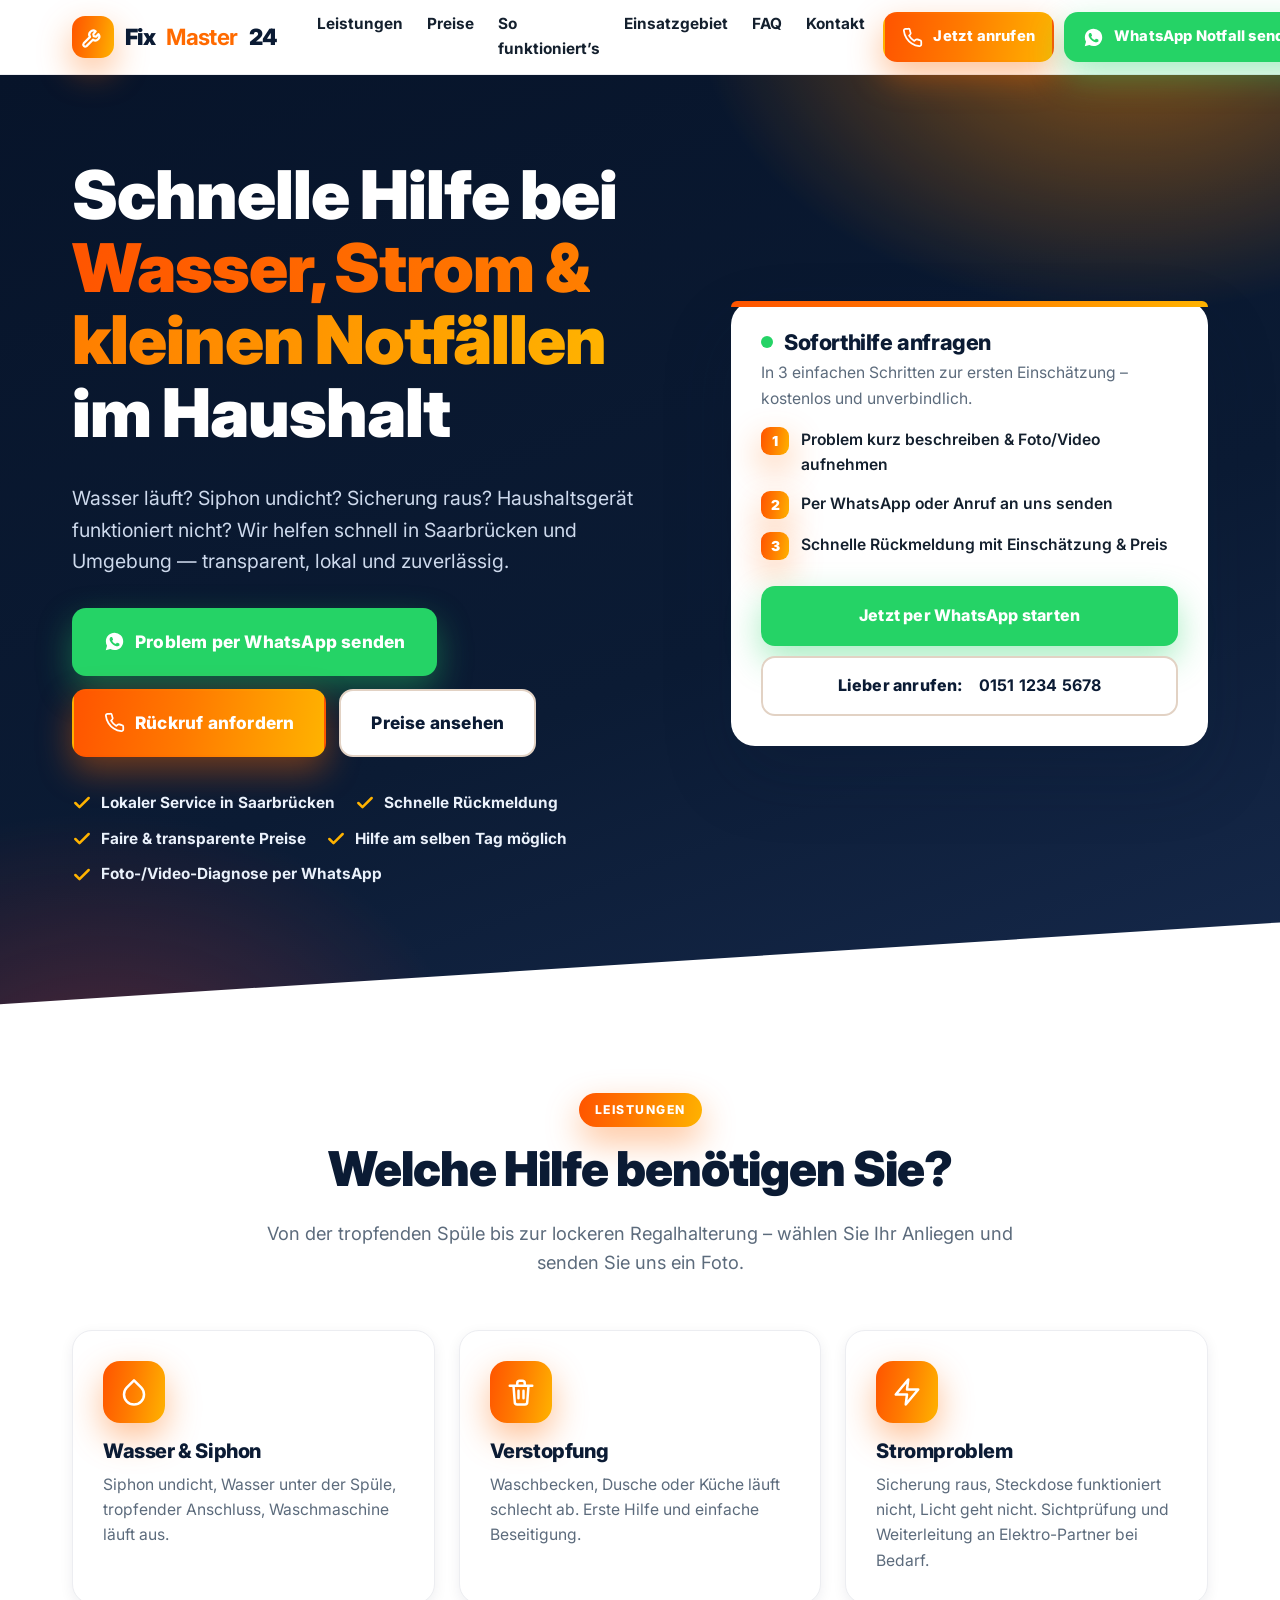
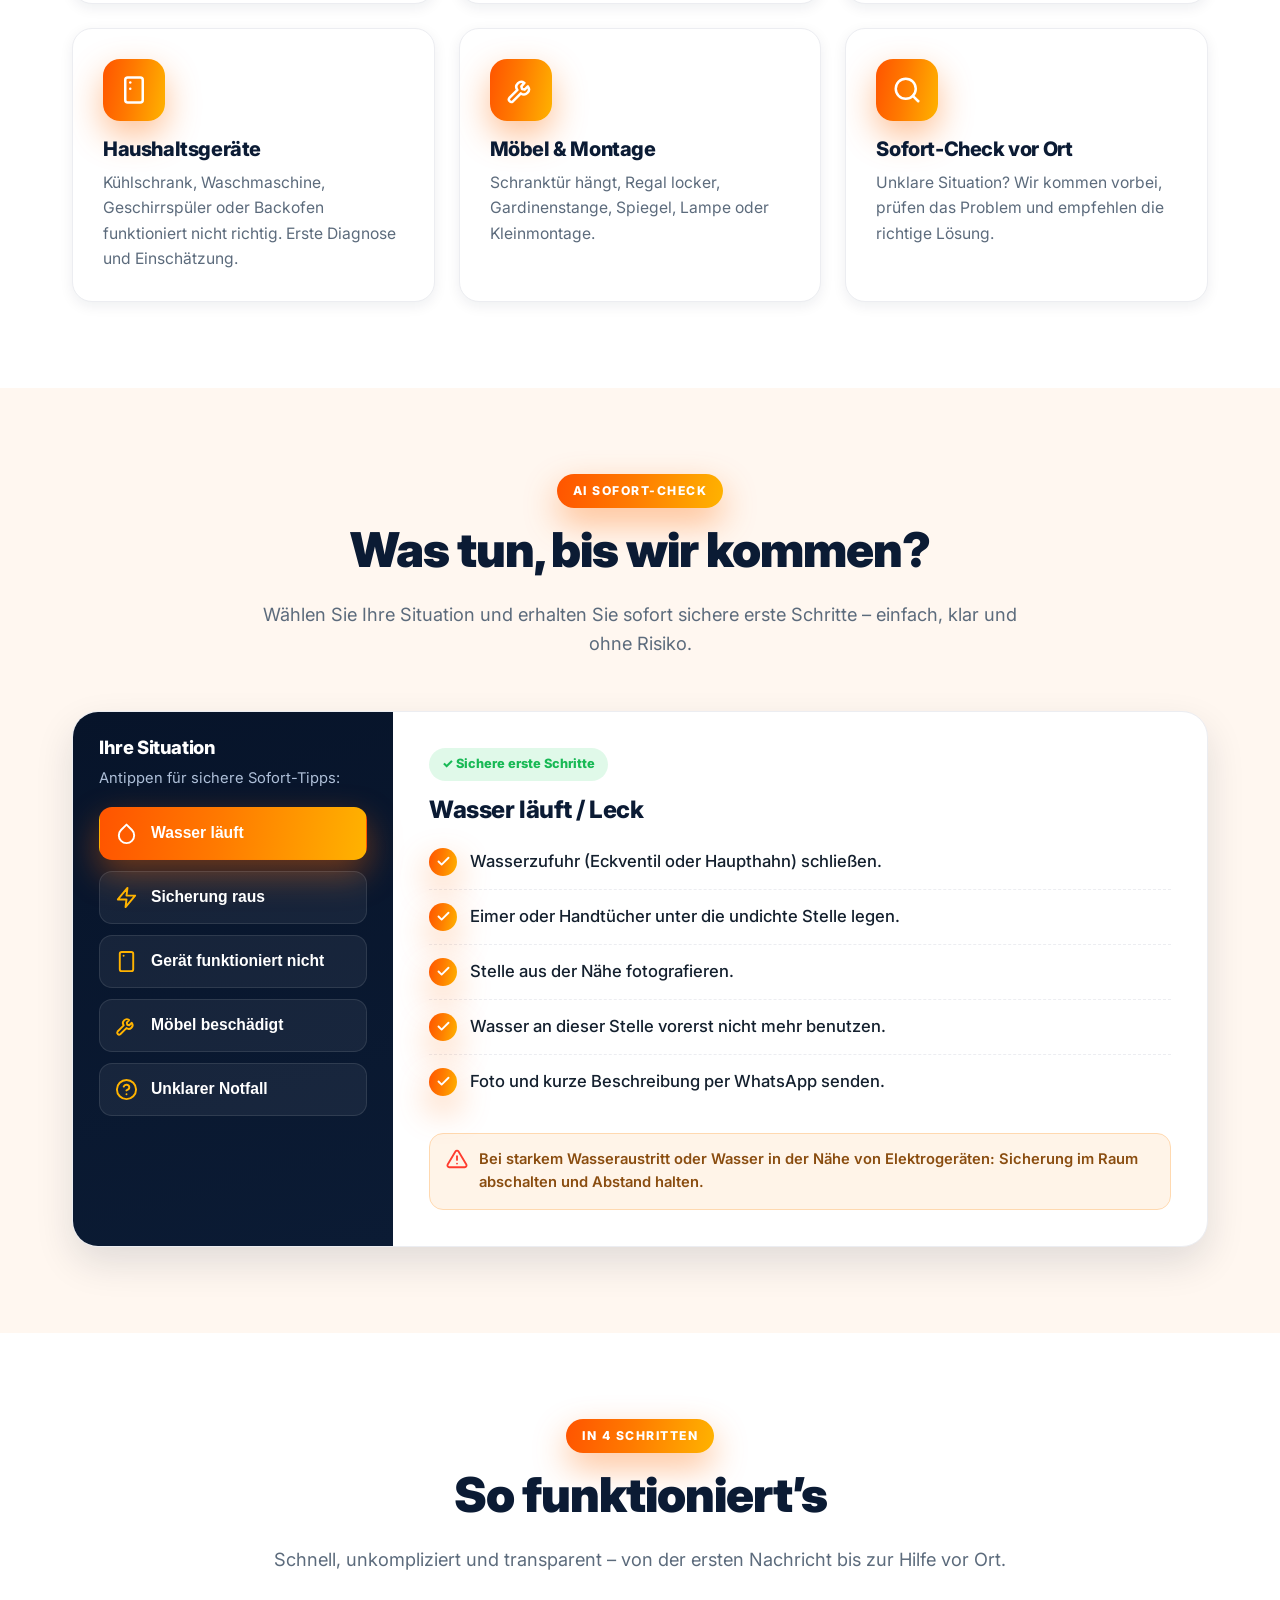
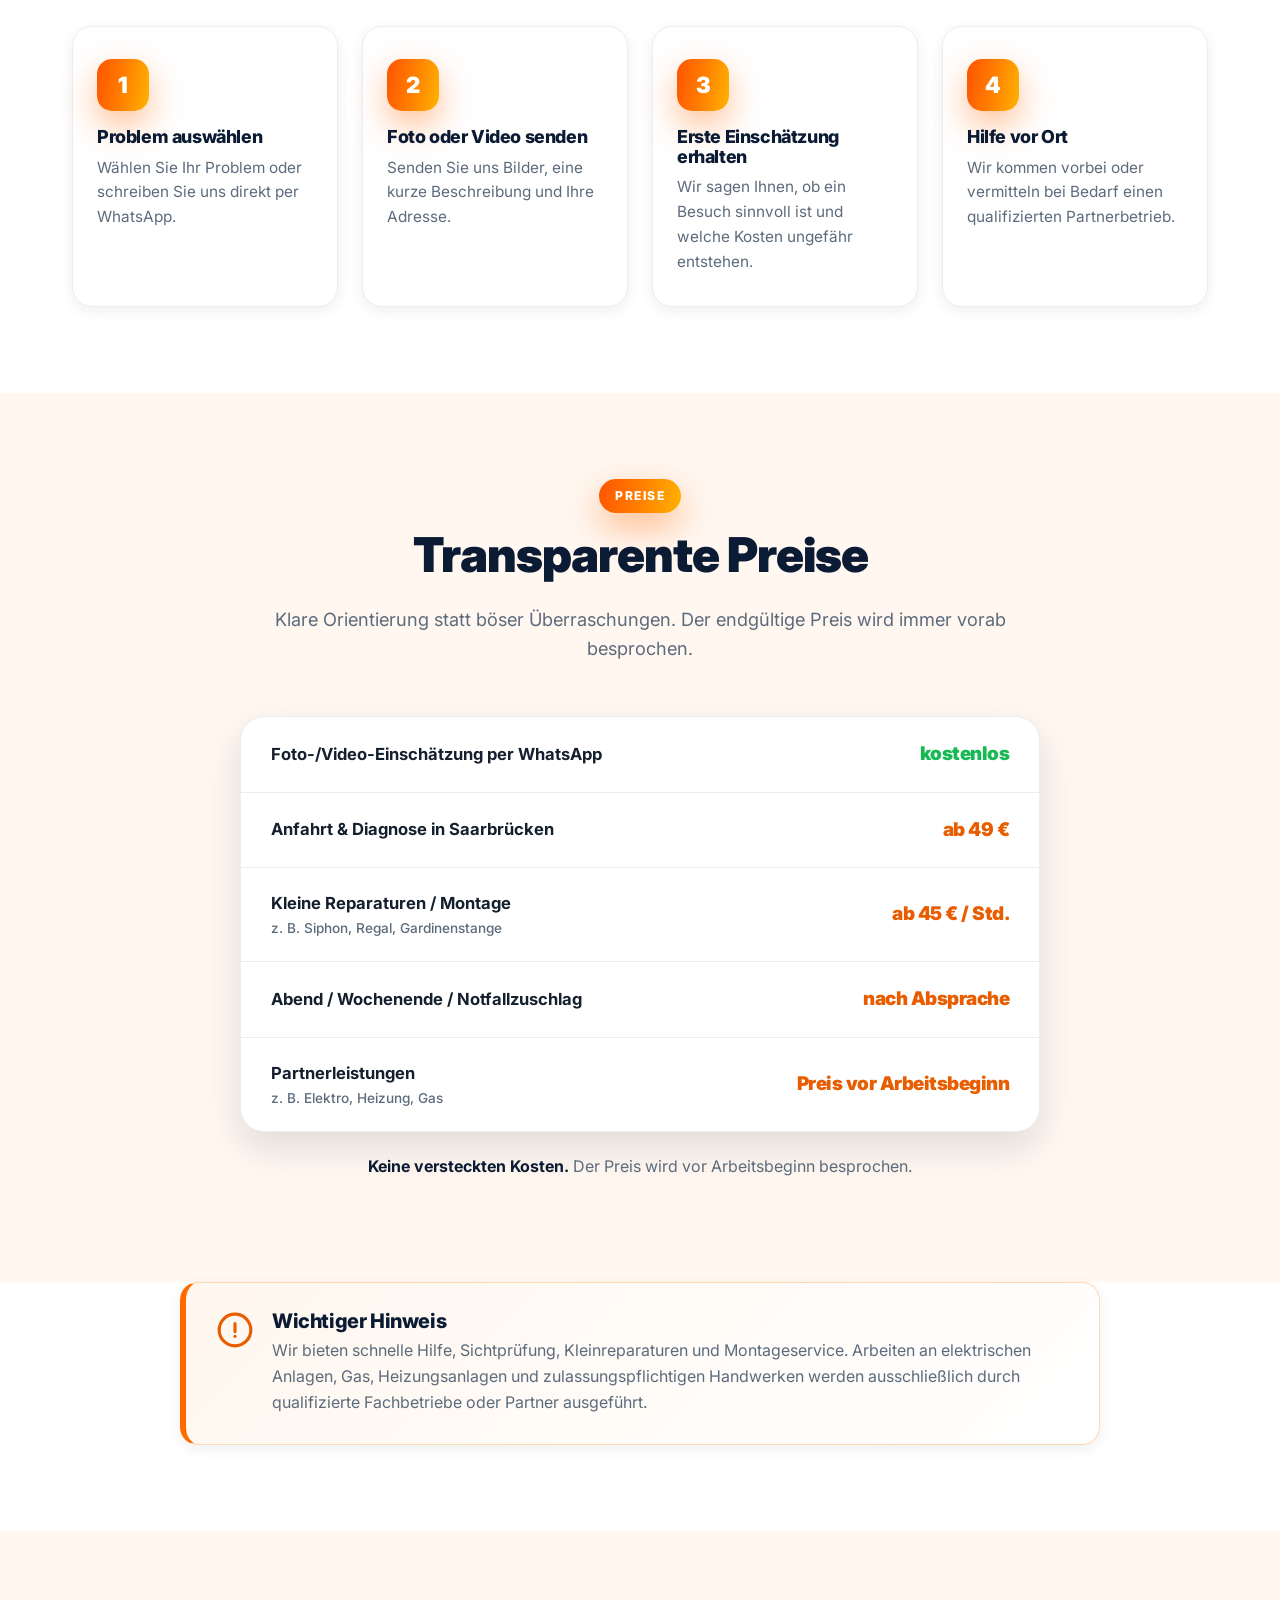
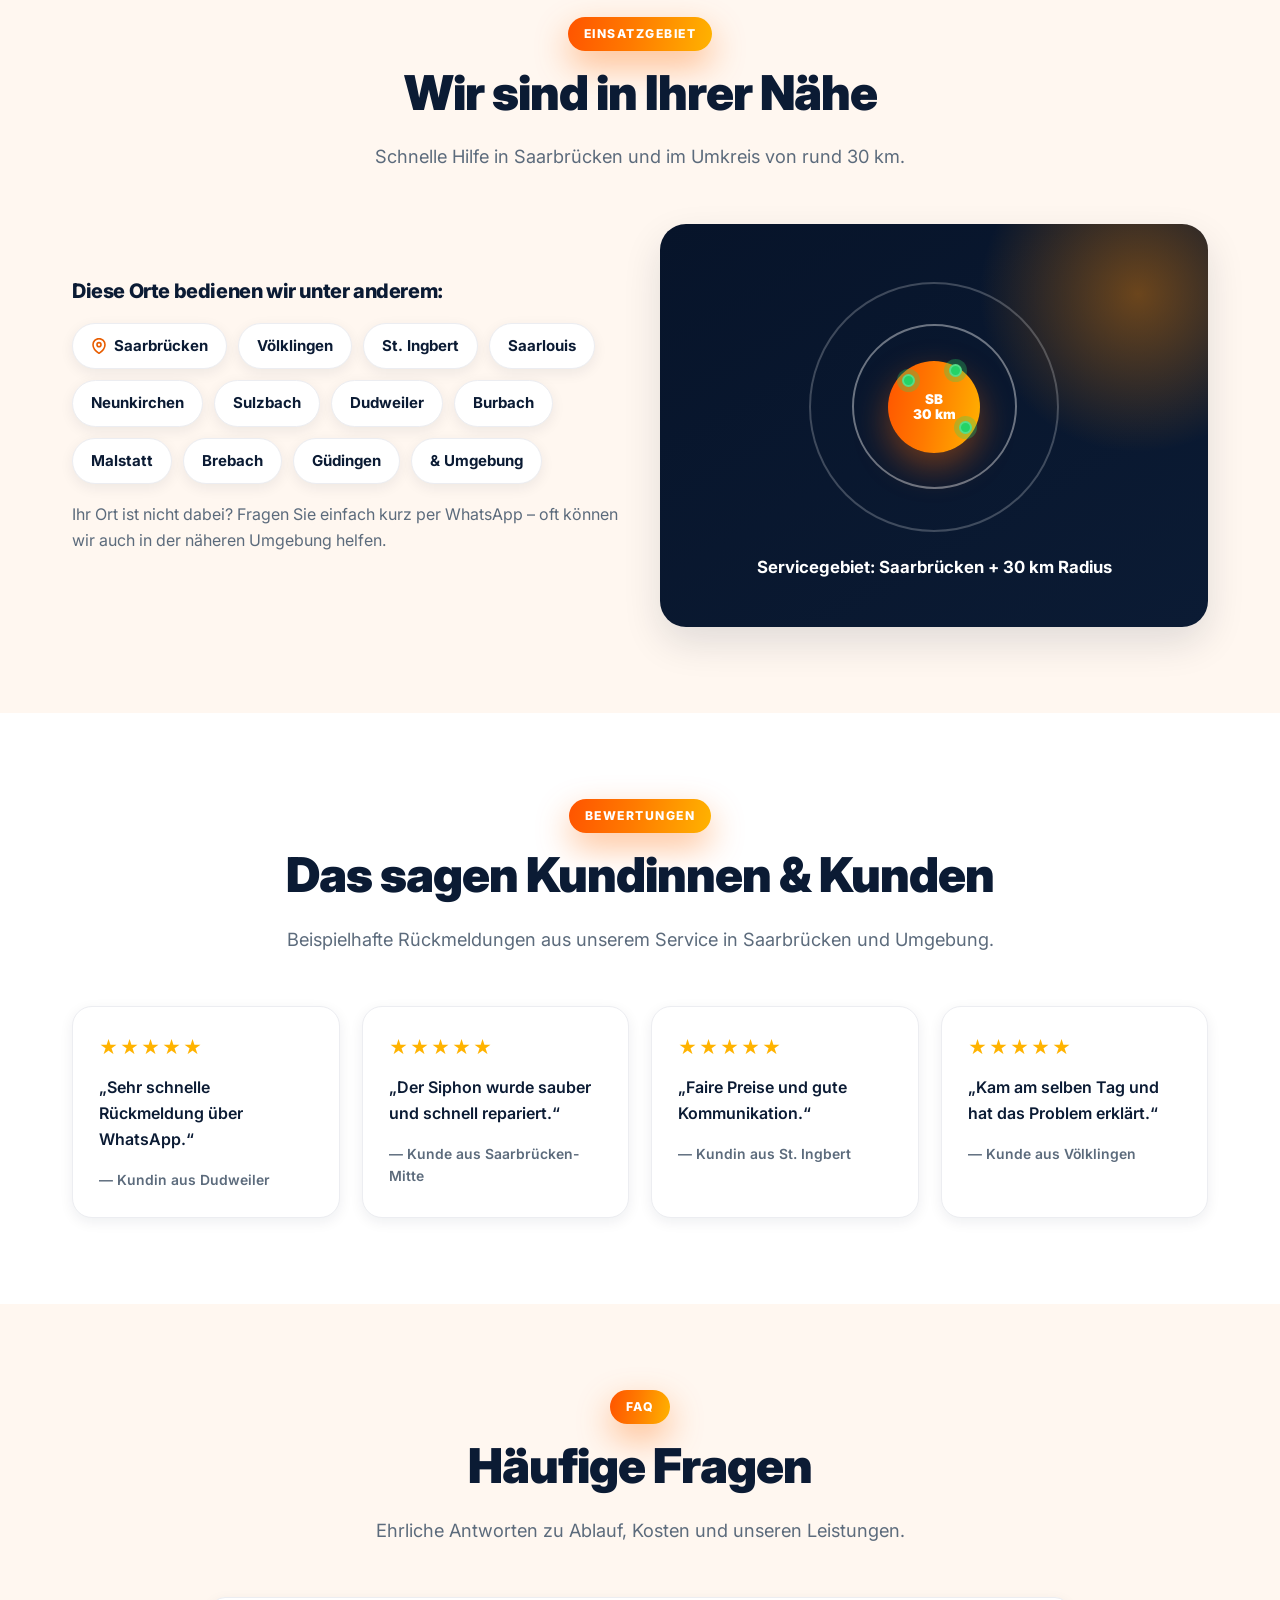
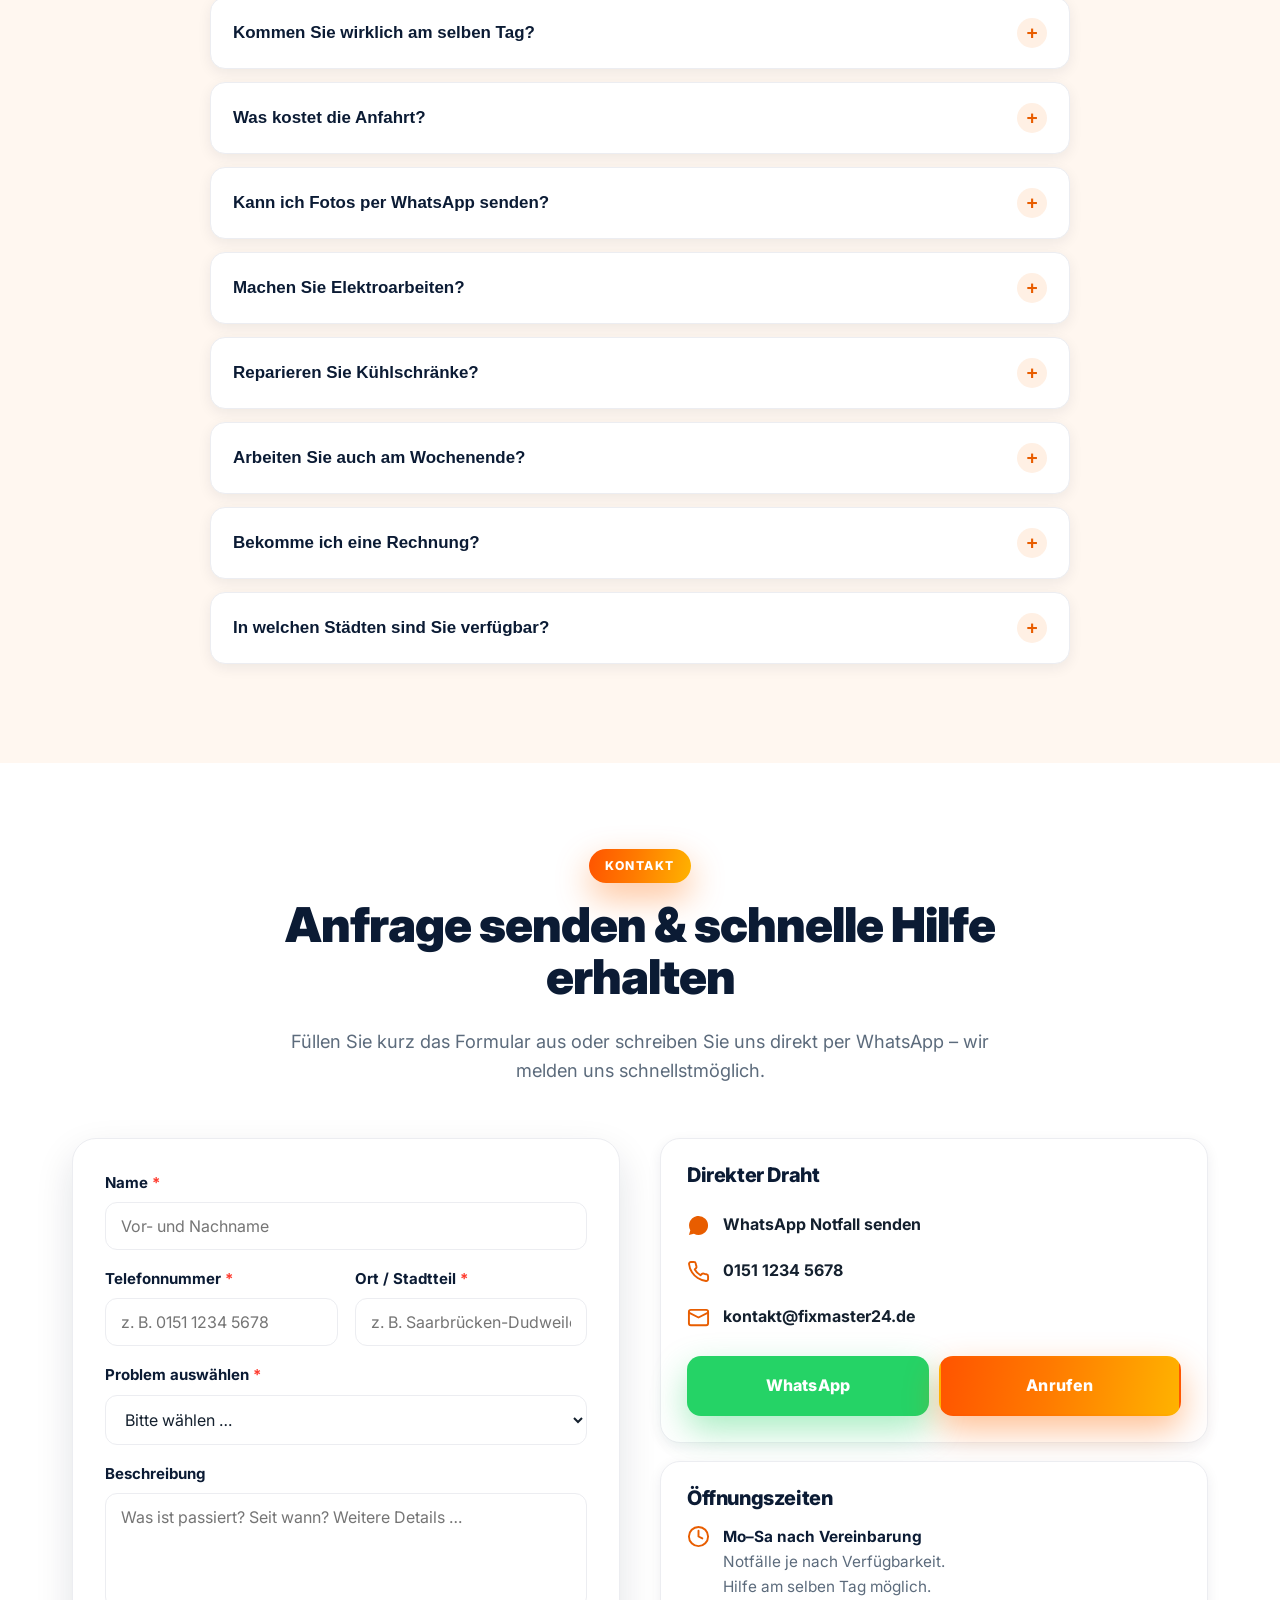
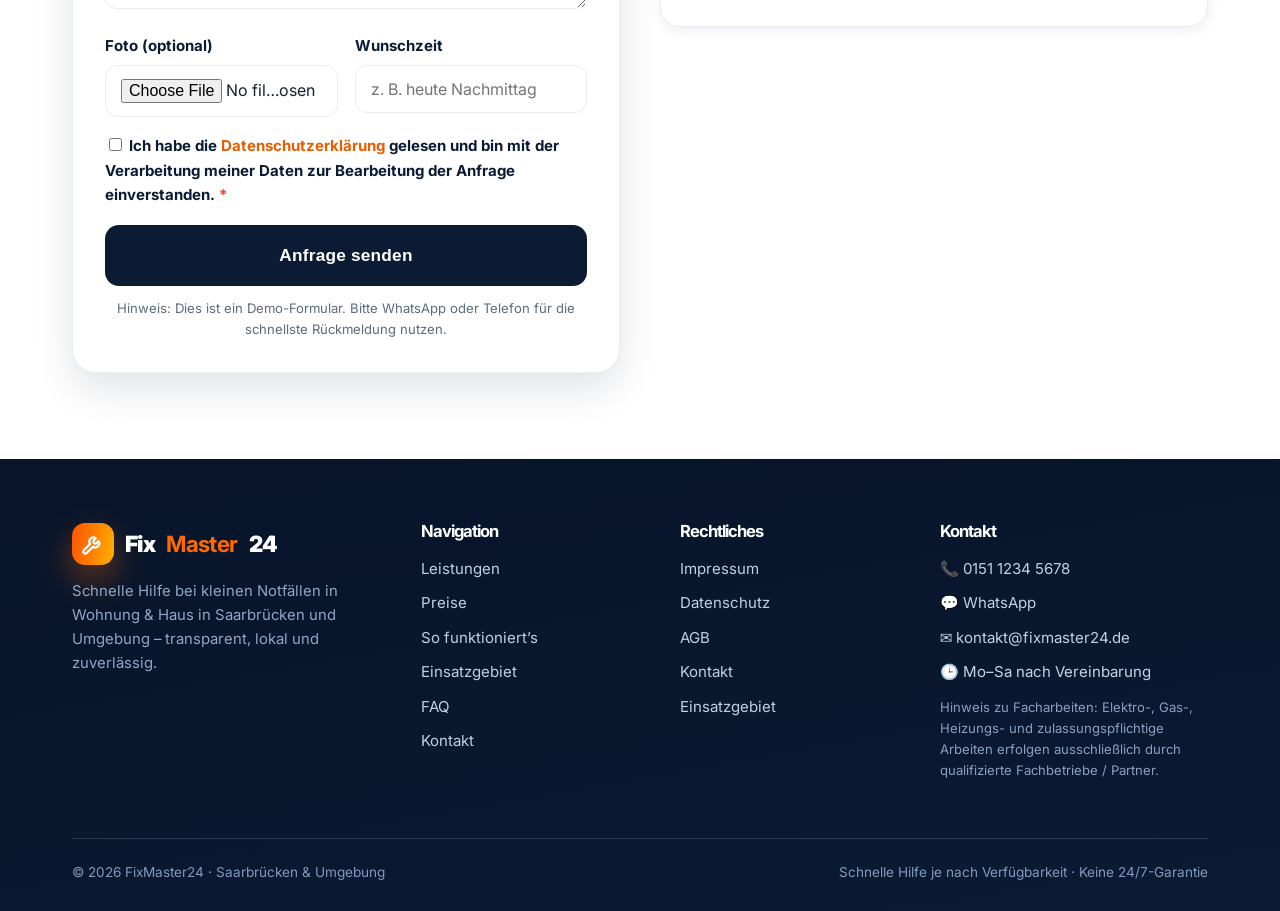
<file: index.html>
<!DOCTYPE html>
<html lang="de">
<head>
  <meta charset="UTF-8" />
  <meta name="viewport" content="width=device-width, initial-scale=1.0" />
  <title>Schnelle Hilfe bei Wasser, Strom &amp; Kleinreparaturen in Saarbrücken | FixMaster24</title>
  <meta name="description" content="FixMaster24 bietet schnelle Hilfe bei kleinen Notfällen in Wohnung und Haus: Siphon undicht, Wasser läuft, Sicherung raus, Haushaltsgerät defekt, Kleinreparaturen und Montageservice in Saarbrücken." />
  <meta name="keywords" content="Notdienst Saarbrücken, schnelle Hilfe Saarbrücken, Siphon undicht Saarbrücken, Wasser läuft Saarbrücken, Kleinreparatur Saarbrücken, Hausmeisterservice Saarbrücken, Montageservice Saarbrücken, Sicherung raus Saarbrücken, Kühlschrank funktioniert nicht Saarbrücken, Handwerker Notdienst Saarbrücken" />
  <meta name="robots" content="index, follow" />
  <meta name="theme-color" content="#0f2d52" />
  <link rel="canonical" href="https://www.fixmaster24.de/" />

  <!-- Open Graph -->
  <meta property="og:type" content="website" />
  <meta property="og:locale" content="de_DE" />
  <meta property="og:title" content="Schnelle Hilfe bei Wasser, Strom &amp; Kleinreparaturen in Saarbrücken | FixMaster24" />
  <meta property="og:description" content="Schnelle Hilfe bei kleinen Notfällen in Wohnung &amp; Haus in Saarbrücken und Umgebung – transparent, lokal und zuverlässig." />
  <meta property="og:site_name" content="FixMaster24" />

  <link rel="preconnect" href="https://fonts.googleapis.com" />
  <link rel="preconnect" href="https://fonts.gstatic.com" crossorigin />
  <link href="https://fonts.googleapis.com/css2?family=Inter:wght@400;600;700;800&display=swap" rel="stylesheet" />
  <link rel="stylesheet" href="css/styles.css" />
  <link rel="icon" href="data:image/svg+xml,%3Csvg xmlns='http://www.w3.org/2000/svg' viewBox='0 0 100 100'%3E%3Crect width='100' height='100' rx='22' fill='%230f2d52'/%3E%3Cpath d='M30 62l24-24m-6-6l8-8a10 10 0 0114 14l-8 8' stroke='%23ff7a18' stroke-width='7' fill='none' stroke-linecap='round'/%3E%3C/svg%3E" />

  <!-- Schema.org LocalBusiness -->
  <script type="application/ld+json">
  {
    "@context": "https://schema.org",
    "@type": "LocalBusiness",
    "name": "FixMaster24 – Schnelle Hilfe im Haushalt",
    "image": "https://www.fixmaster24.de/og-image.jpg",
    "url": "https://www.fixmaster24.de/",
    "telephone": "+4915112345678",
    "email": "kontakt@fixmaster24.de",
    "priceRange": "€€",
    "description": "Schnelle Hilfe bei kleinen Notfällen in Wohnung und Haus: Wasser, Siphon, Verstopfung, Strom-Sichtprüfung, Haushaltsgeräte, Kleinreparaturen und Montageservice in Saarbrücken und Umgebung.",
    "address": {
      "@type": "PostalAddress",
      "addressLocality": "Saarbrücken",
      "addressRegion": "Saarland",
      "postalCode": "66111",
      "addressCountry": "DE"
    },
    "geo": { "@type": "GeoCoordinates", "latitude": 49.2402, "longitude": 6.9969 },
    "areaServed": [
      "Saarbrücken","Völklingen","St. Ingbert","Saarlouis","Neunkirchen",
      "Sulzbach","Dudweiler","Burbach","Malstatt","Brebach","Güdingen"
    ],
    "openingHoursSpecification": [{
      "@type": "OpeningHoursSpecification",
      "dayOfWeek": ["Monday","Tuesday","Wednesday","Thursday","Friday","Saturday"],
      "opens": "08:00", "closes": "20:00"
    }],
    "hasOfferCatalog": {
      "@type": "OfferCatalog",
      "name": "Leistungen",
      "itemListElement": [
        { "@type": "Offer", "itemOffered": { "@type": "Service", "name": "Foto-/Video-Einschätzung per WhatsApp" }, "price": "0", "priceCurrency": "EUR" },
        { "@type": "Offer", "itemOffered": { "@type": "Service", "name": "Anfahrt & Diagnose in Saarbrücken" }, "price": "49", "priceCurrency": "EUR" },
        { "@type": "Offer", "itemOffered": { "@type": "Service", "name": "Kleine Reparaturen / Montage (pro Stunde)" }, "price": "45", "priceCurrency": "EUR" }
      ]
    }
  }
  </script>

  <!-- Schema.org FAQ -->
  <script type="application/ld+json">
  {
    "@context": "https://schema.org",
    "@type": "FAQPage",
    "mainEntity": [
      { "@type": "Question", "name": "Kommen Sie wirklich am selben Tag?", "acceptedAnswer": { "@type": "Answer", "text": "Hilfe am selben Tag ist je nach Verfügbarkeit und Auslastung möglich. Schreiben Sie uns per WhatsApp – wir geben Ihnen schnell eine ehrliche Rückmeldung zum nächstmöglichen Termin." } },
      { "@type": "Question", "name": "Was kostet die Anfahrt?", "acceptedAnswer": { "@type": "Answer", "text": "Die Einschätzung per Foto/Video über WhatsApp ist kostenlos. Anfahrt und Diagnose vor Ort in Saarbrücken beginnen ab 49 €. Der genaue Preis wird vorher besprochen." } },
      { "@type": "Question", "name": "Kann ich Fotos per WhatsApp senden?", "acceptedAnswer": { "@type": "Answer", "text": "Ja, das ist sogar der schnellste Weg. Senden Sie ein Foto oder kurzes Video, eine kurze Beschreibung und Ihren Stadtteil – wir melden uns mit einer ersten Einschätzung." } },
      { "@type": "Question", "name": "Machen Sie Elektroarbeiten?", "acceptedAnswer": { "@type": "Answer", "text": "Wir bieten Sichtprüfung und einfache Maßnahmen wie das Prüfen einer gefallenen Sicherung. Arbeiten an elektrischen Anlagen führen ausschließlich qualifizierte Elektro-Fachbetriebe oder Partner aus, an die wir bei Bedarf weiterleiten." } },
      { "@type": "Question", "name": "Reparieren Sie Kühlschränke?", "acceptedAnswer": { "@type": "Answer", "text": "Wir erstellen eine erste Diagnose und Einschätzung, ob sich eine Reparatur lohnt. Aufwändige Reparaturen mit Kältemittel oder Elektronik übernehmen Fachbetriebe." } },
      { "@type": "Question", "name": "Arbeiten Sie auch am Wochenende?", "acceptedAnswer": { "@type": "Answer", "text": "Termine sind Mo–Sa nach Vereinbarung möglich. Notfälle versuchen wir je nach Verfügbarkeit auch abends oder am Wochenende abzudecken – ein Zuschlag nach Absprache kann anfallen." } },
      { "@type": "Question", "name": "Bekomme ich eine Rechnung?", "acceptedAnswer": { "@type": "Answer", "text": "Ja, Sie erhalten für jede Leistung eine ordentliche Rechnung. Der Preis wird immer vor Arbeitsbeginn besprochen – keine versteckten Kosten." } },
      { "@type": "Question", "name": "In welchen Städten sind Sie verfügbar?", "acceptedAnswer": { "@type": "Answer", "text": "Wir sind in Saarbrücken und im Umkreis von rund 30 km tätig: u. a. Völklingen, St. Ingbert, Saarlouis, Neunkirchen, Sulzbach, Dudweiler, Burbach, Malstatt, Brebach und Güdingen." } }
    ]
  }
  </script>
</head>
<body>

  <!-- ============ HEADER ============ -->
  <header class="header">
    <div class="container header__inner">
      <a href="#top" class="logo" aria-label="FixMaster24 Startseite">
        <span class="logo__mark" aria-hidden="true">
          <svg viewBox="0 0 24 24" fill="none" stroke="currentColor" stroke-width="2.2" stroke-linecap="round" stroke-linejoin="round"><path d="M14.7 6.3a4 4 0 0 0-5.6 5.6l-6.4 6.4a2 2 0 0 0 2.8 2.8l6.4-6.4a4 4 0 0 0 5.6-5.6l-2.6 2.6-2.1-.5-.5-2.1z"/></svg>
        </span>
        Fix<b>Master</b>24
      </a>

      <nav class="nav" aria-label="Hauptnavigation">
        <a href="#leistungen">Leistungen</a>
        <a href="#preise">Preise</a>
        <a href="#ablauf">So funktioniert’s</a>
        <a href="#gebiet">Einsatzgebiet</a>
        <a href="#faq">FAQ</a>
        <a href="#kontakt">Kontakt</a>
      </nav>

      <div class="header__actions">
        <a class="btn btn--call" data-tel href="#" aria-label="Jetzt anrufen">
          <svg viewBox="0 0 24 24" fill="none" stroke="currentColor" stroke-width="2" stroke-linecap="round" stroke-linejoin="round"><path d="M22 16.92v3a2 2 0 0 1-2.18 2 19.79 19.79 0 0 1-8.63-3.07 19.5 19.5 0 0 1-6-6 19.79 19.79 0 0 1-3.07-8.67A2 2 0 0 1 4.11 2h3a2 2 0 0 1 2 1.72c.13.94.36 1.86.7 2.74a2 2 0 0 1-.45 2.11L8.09 9.91a16 16 0 0 0 6 6l1.34-1.27a2 2 0 0 1 2.11-.45c.88.34 1.8.57 2.74.7A2 2 0 0 1 22 16.92z"/></svg>
          Jetzt anrufen
        </a>
        <a class="btn btn--wa" data-wa target="_blank" rel="noopener" aria-label="WhatsApp Notfall senden">
          <svg viewBox="0 0 24 24" fill="currentColor"><path d="M12.04 2C6.58 2 2.13 6.45 2.13 11.91c0 1.75.46 3.45 1.32 4.95L2 22l5.25-1.38a9.9 9.9 0 0 0 4.79 1.22h.01c5.46 0 9.91-4.45 9.91-9.91 0-2.65-1.03-5.14-2.9-7.01A9.82 9.82 0 0 0 12.04 2zm5.8 14.13c-.24.68-1.4 1.3-1.93 1.38-.49.07-1.12.1-1.8-.11-.42-.13-.95-.31-1.64-.6-2.88-1.25-4.76-4.15-4.9-4.34-.14-.19-1.17-1.56-1.17-2.97 0-1.41.74-2.1 1-2.39.26-.29.57-.36.76-.36.19 0 .38 0 .55.01.18.01.41-.07.64.49.24.57.81 1.98.88 2.12.07.14.12.31.02.5-.09.19-.14.31-.28.48-.14.17-.29.37-.42.5-.14.14-.28.29-.12.57.16.28.71 1.17 1.53 1.9 1.05.94 1.94 1.23 2.22 1.37.28.14.44.12.6-.07.16-.19.69-.81.87-1.08.18-.27.37-.23.62-.14.25.09 1.6.76 1.87.9.27.14.46.21.53.32.07.12.07.68-.17 1.36z"/></svg>
          WhatsApp Notfall senden
        </a>
      </div>

      <button class="burger" aria-label="Menü öffnen" aria-expanded="false">
        <span></span><span></span><span></span>
      </button>
    </div>
  </header>

  <a id="top"></a>

  <!-- ============ HERO ============ -->
  <section class="hero">
    <div class="container hero__grid">
      <div>
        <h1>Schnelle Hilfe bei <span class="hl">Wasser, Strom &amp; kleinen Notfällen</span> im Haushalt</h1>
        <p class="hero__sub">Wasser läuft? Siphon undicht? Sicherung raus? Haushaltsgerät funktioniert nicht? Wir helfen schnell in Saarbrücken und Umgebung — transparent, lokal und zuverlässig.</p>

        <div class="hero__cta">
          <a class="btn btn--wa btn--lg" data-wa target="_blank" rel="noopener">
            <svg viewBox="0 0 24 24" fill="currentColor"><path d="M12.04 2C6.58 2 2.13 6.45 2.13 11.91c0 1.75.46 3.45 1.32 4.95L2 22l5.25-1.38a9.9 9.9 0 0 0 4.79 1.22h.01c5.46 0 9.91-4.45 9.91-9.91 0-2.65-1.03-5.14-2.9-7.01A9.82 9.82 0 0 0 12.04 2zm5.8 14.13c-.24.68-1.4 1.3-1.93 1.38-.49.07-1.12.1-1.8-.11-.42-.13-.95-.31-1.64-.6-2.88-1.25-4.76-4.15-4.9-4.34-.14-.19-1.17-1.56-1.17-2.97 0-1.41.74-2.1 1-2.39.26-.29.57-.36.76-.36.19 0 .38 0 .55.01.18.01.41-.07.64.49.24.57.81 1.98.88 2.12.07.14.12.31.02.5-.09.19-.14.31-.28.48-.14.17-.29.37-.42.5-.14.14-.28.29-.12.57.16.28.71 1.17 1.53 1.9 1.05.94 1.94 1.23 2.22 1.37.28.14.44.12.6-.07.16-.19.69-.81.87-1.08.18-.27.37-.23.62-.14.25.09 1.6.76 1.87.9.27.14.46.21.53.32.07.12.07.68-.17 1.36z"/></svg>
            Problem per WhatsApp senden
          </a>
          <a class="btn btn--call btn--lg" data-tel>
            <svg viewBox="0 0 24 24" fill="none" stroke="currentColor" stroke-width="2" stroke-linecap="round" stroke-linejoin="round"><path d="M22 16.92v3a2 2 0 0 1-2.18 2 19.79 19.79 0 0 1-8.63-3.07 19.5 19.5 0 0 1-6-6 19.79 19.79 0 0 1-3.07-8.67A2 2 0 0 1 4.11 2h3a2 2 0 0 1 2 1.72c.13.94.36 1.86.7 2.74a2 2 0 0 1-.45 2.11L8.09 9.91a16 16 0 0 0 6 6l1.34-1.27a2 2 0 0 1 2.11-.45c.88.34 1.8.57 2.74.7A2 2 0 0 1 22 16.92z"/></svg>
            Rückruf anfordern
          </a>
          <a class="btn btn--ghost btn--lg" href="#preise">Preise ansehen</a>
        </div>

        <ul class="hero__trust">
          <li><svg viewBox="0 0 24 24" fill="none" stroke="currentColor" stroke-width="3" stroke-linecap="round" stroke-linejoin="round"><polyline points="20 6 9 17 4 12"/></svg> Lokaler Service in Saarbrücken</li>
          <li><svg viewBox="0 0 24 24" fill="none" stroke="currentColor" stroke-width="3" stroke-linecap="round" stroke-linejoin="round"><polyline points="20 6 9 17 4 12"/></svg> Schnelle Rückmeldung</li>
          <li><svg viewBox="0 0 24 24" fill="none" stroke="currentColor" stroke-width="3" stroke-linecap="round" stroke-linejoin="round"><polyline points="20 6 9 17 4 12"/></svg> Faire &amp; transparente Preise</li>
          <li><svg viewBox="0 0 24 24" fill="none" stroke="currentColor" stroke-width="3" stroke-linecap="round" stroke-linejoin="round"><polyline points="20 6 9 17 4 12"/></svg> Hilfe am selben Tag möglich</li>
          <li><svg viewBox="0 0 24 24" fill="none" stroke="currentColor" stroke-width="3" stroke-linecap="round" stroke-linejoin="round"><polyline points="20 6 9 17 4 12"/></svg> Foto-/Video-Diagnose per WhatsApp</li>
        </ul>
      </div>

      <aside class="hero__card" aria-label="Schnellkontakt">
        <h3><span class="pulse" aria-hidden="true"></span> Soforthilfe anfragen</h3>
        <p>In 3 einfachen Schritten zur ersten Einschätzung – kostenlos und unverbindlich.</p>
        <ul class="hero__steps">
          <li><span class="n">1</span><span>Problem kurz beschreiben &amp; Foto/Video aufnehmen</span></li>
          <li><span class="n">2</span><span>Per WhatsApp oder Anruf an uns senden</span></li>
          <li><span class="n">3</span><span>Schnelle Rückmeldung mit Einschätzung &amp; Preis</span></li>
        </ul>
        <a class="btn btn--wa" data-wa target="_blank" rel="noopener">Jetzt per WhatsApp starten</a>
        <a class="btn btn--ghost" data-tel style="margin-top:10px;">Lieber anrufen: <strong style="margin-left:6px" data-phone-display></strong></a>
      </aside>
    </div>
  </section>

  <!-- ============ LEISTUNGEN ============ -->
  <section class="section" id="leistungen">
    <div class="container">
      <div class="section__head reveal">
        <span class="eyebrow">Leistungen</span>
        <h2>Welche Hilfe benötigen Sie?</h2>
        <p>Von der tropfenden Spüle bis zur lockeren Regalhalterung – wählen Sie Ihr Anliegen und senden Sie uns ein Foto.</p>
      </div>

      <div class="cards">
        <article class="card reveal">
          <div class="card__icon"><svg viewBox="0 0 24 24" fill="none" stroke="currentColor" stroke-width="2" stroke-linecap="round" stroke-linejoin="round"><path d="M12 2.69l5.66 5.66a8 8 0 1 1-11.31 0z"/></svg></div>
          <h3>Wasser &amp; Siphon</h3>
          <p>Siphon undicht, Wasser unter der Spüle, tropfender Anschluss, Waschmaschine läuft aus.</p>
        </article>

        <article class="card reveal">
          <div class="card__icon"><svg viewBox="0 0 24 24" fill="none" stroke="currentColor" stroke-width="2" stroke-linecap="round" stroke-linejoin="round"><path d="M3 7h18M6 7l1 13a2 2 0 0 0 2 2h6a2 2 0 0 0 2-2l1-13M9 7V5a2 2 0 0 1 2-2h2a2 2 0 0 1 2 2v2M10 11v6M14 11v6"/></svg></div>
          <h3>Verstopfung</h3>
          <p>Waschbecken, Dusche oder Küche läuft schlecht ab. Erste Hilfe und einfache Beseitigung.</p>
        </article>

        <article class="card reveal">
          <div class="card__icon"><svg viewBox="0 0 24 24" fill="none" stroke="currentColor" stroke-width="2" stroke-linecap="round" stroke-linejoin="round"><polygon points="13 2 3 14 12 14 11 22 21 10 12 10 13 2"/></svg></div>
          <h3>Stromproblem</h3>
          <p>Sicherung raus, Steckdose funktioniert nicht, Licht geht nicht. Sichtprüfung und Weiterleitung an Elektro-Partner bei Bedarf.</p>
        </article>

        <article class="card reveal">
          <div class="card__icon"><svg viewBox="0 0 24 24" fill="none" stroke="currentColor" stroke-width="2" stroke-linecap="round" stroke-linejoin="round"><rect x="5" y="2" width="14" height="20" rx="2"/><line x1="9" y1="6" x2="9" y2="6.01"/><line x1="9" y1="11" x2="9" y2="11.01"/></svg></div>
          <h3>Haushaltsgeräte</h3>
          <p>Kühlschrank, Waschmaschine, Geschirrspüler oder Backofen funktioniert nicht richtig. Erste Diagnose und Einschätzung.</p>
        </article>

        <article class="card reveal">
          <div class="card__icon"><svg viewBox="0 0 24 24" fill="none" stroke="currentColor" stroke-width="2" stroke-linecap="round" stroke-linejoin="round"><path d="M14.7 6.3a4 4 0 0 0-5.6 5.6l-6.4 6.4a2 2 0 0 0 2.8 2.8l6.4-6.4a4 4 0 0 0 5.6-5.6l-2.6 2.6-2.1-.5-.5-2.1z"/></svg></div>
          <h3>Möbel &amp; Montage</h3>
          <p>Schranktür hängt, Regal locker, Gardinenstange, Spiegel, Lampe oder Kleinmontage.</p>
        </article>

        <article class="card reveal">
          <div class="card__icon"><svg viewBox="0 0 24 24" fill="none" stroke="currentColor" stroke-width="2" stroke-linecap="round" stroke-linejoin="round"><circle cx="11" cy="11" r="8"/><line x1="21" y1="21" x2="16.65" y2="16.65"/></svg></div>
          <h3>Sofort-Check vor Ort</h3>
          <p>Unklare Situation? Wir kommen vorbei, prüfen das Problem und empfehlen die richtige Lösung.</p>
        </article>
      </div>
    </div>
  </section>

  <!-- ============ AI SOFORT-CHECK ============ -->
  <section class="section aicheck" id="sofortcheck">
    <div class="container">
      <div class="section__head reveal">
        <span class="eyebrow">AI Sofort-Check</span>
        <h2>Was tun, bis wir kommen?</h2>
        <p>Wählen Sie Ihre Situation und erhalten Sie sofort sichere erste Schritte – einfach, klar und ohne Risiko.</p>
      </div>

      <div class="aicheck__box reveal">
        <div class="aicheck__grid">
          <div class="aicheck__tabs">
            <h3>Ihre Situation</h3>
            <p>Antippen für sichere Sofort-Tipps:</p>
            <button class="tab is-active" data-check="wasser">
              <svg viewBox="0 0 24 24" fill="none" stroke="currentColor" stroke-width="2" stroke-linecap="round" stroke-linejoin="round"><path d="M12 2.69l5.66 5.66a8 8 0 1 1-11.31 0z"/></svg> Wasser läuft
            </button>
            <button class="tab" data-check="strom">
              <svg viewBox="0 0 24 24" fill="none" stroke="currentColor" stroke-width="2" stroke-linecap="round" stroke-linejoin="round"><polygon points="13 2 3 14 12 14 11 22 21 10 12 10 13 2"/></svg> Sicherung raus
            </button>
            <button class="tab" data-check="geraet">
              <svg viewBox="0 0 24 24" fill="none" stroke="currentColor" stroke-width="2" stroke-linecap="round" stroke-linejoin="round"><rect x="5" y="2" width="14" height="20" rx="2"/><line x1="9" y1="6" x2="9" y2="6.01"/></svg> Gerät funktioniert nicht
            </button>
            <button class="tab" data-check="moebel">
              <svg viewBox="0 0 24 24" fill="none" stroke="currentColor" stroke-width="2" stroke-linecap="round" stroke-linejoin="round"><path d="M14.7 6.3a4 4 0 0 0-5.6 5.6l-6.4 6.4a2 2 0 0 0 2.8 2.8l6.4-6.4a4 4 0 0 0 5.6-5.6l-2.6 2.6-2.1-.5-.5-2.1z"/></svg> Möbel beschädigt
            </button>
            <button class="tab" data-check="unklar">
              <svg viewBox="0 0 24 24" fill="none" stroke="currentColor" stroke-width="2" stroke-linecap="round" stroke-linejoin="round"><circle cx="12" cy="12" r="10"/><path d="M9.09 9a3 3 0 0 1 5.83 1c0 2-3 3-3 3"/><line x1="12" y1="17" x2="12.01" y2="17"/></svg> Unklarer Notfall
            </button>
          </div>
          <div class="aicheck__panel" id="aicheck-panel"><!-- per JS gefüllt --></div>
        </div>
      </div>
    </div>
  </section>

  <!-- ============ ABLAUF ============ -->
  <section class="section" id="ablauf">
    <div class="container">
      <div class="section__head reveal">
        <span class="eyebrow">In 4 Schritten</span>
        <h2>So funktioniert’s</h2>
        <p>Schnell, unkompliziert und transparent – von der ersten Nachricht bis zur Hilfe vor Ort.</p>
      </div>

      <div class="steps">
        <div class="step reveal"><div class="step__n">1</div><h3>Problem auswählen</h3><p>Wählen Sie Ihr Problem oder schreiben Sie uns direkt per WhatsApp.</p></div>
        <div class="step reveal"><div class="step__n">2</div><h3>Foto oder Video senden</h3><p>Senden Sie uns Bilder, eine kurze Beschreibung und Ihre Adresse.</p></div>
        <div class="step reveal"><div class="step__n">3</div><h3>Erste Einschätzung erhalten</h3><p>Wir sagen Ihnen, ob ein Besuch sinnvoll ist und welche Kosten ungefähr entstehen.</p></div>
        <div class="step reveal"><div class="step__n">4</div><h3>Hilfe vor Ort</h3><p>Wir kommen vorbei oder vermitteln bei Bedarf einen qualifizierten Partnerbetrieb.</p></div>
      </div>
    </div>
  </section>

  <!-- ============ PREISE ============ -->
  <section class="section section--soft" id="preise">
    <div class="container">
      <div class="section__head reveal">
        <span class="eyebrow">Preise</span>
        <h2>Transparente Preise</h2>
        <p>Klare Orientierung statt böser Überraschungen. Der endgültige Preis wird immer vorab besprochen.</p>
      </div>

      <div class="pricing reveal">
        <div class="price-row"><div class="label">Foto-/Video-Einschätzung per WhatsApp</div><div class="val free">kostenlos</div></div>
        <div class="price-row"><div class="label">Anfahrt &amp; Diagnose in Saarbrücken</div><div class="val">ab 49 €</div></div>
        <div class="price-row"><div class="label">Kleine Reparaturen / Montage<small>z. B. Siphon, Regal, Gardinenstange</small></div><div class="val">ab 45 € / Std.</div></div>
        <div class="price-row"><div class="label">Abend / Wochenende / Notfallzuschlag</div><div class="val">nach Absprache</div></div>
        <div class="price-row"><div class="label">Partnerleistungen<small>z. B. Elektro, Heizung, Gas</small></div><div class="val">Preis vor Arbeitsbeginn</div></div>
      </div>
      <p class="price-note reveal"><b>Keine versteckten Kosten.</b> Der Preis wird vor Arbeitsbeginn besprochen.</p>
    </div>
  </section>

  <!-- ============ WICHTIGER HINWEIS ============ -->
  <section class="section" style="padding-top:0;">
    <div class="container">
      <div class="notice reveal">
        <svg viewBox="0 0 24 24" fill="none" stroke="currentColor" stroke-width="2" stroke-linecap="round" stroke-linejoin="round"><circle cx="12" cy="12" r="10"/><line x1="12" y1="8" x2="12" y2="13"/><line x1="12" y1="16" x2="12.01" y2="16"/></svg>
        <div>
          <h3>Wichtiger Hinweis</h3>
          <p>Wir bieten schnelle Hilfe, Sichtprüfung, Kleinreparaturen und Montageservice. Arbeiten an elektrischen Anlagen, Gas, Heizungsanlagen und zulassungspflichtigen Handwerken werden ausschließlich durch qualifizierte Fachbetriebe oder Partner ausgeführt.</p>
        </div>
      </div>
    </div>
  </section>

  <!-- ============ EINSATZGEBIET ============ -->
  <section class="section section--soft" id="gebiet">
    <div class="container">
      <div class="section__head reveal">
        <span class="eyebrow">Einsatzgebiet</span>
        <h2>Wir sind in Ihrer Nähe</h2>
        <p>Schnelle Hilfe in Saarbrücken und im Umkreis von rund 30 km.</p>
      </div>

      <div class="area__grid">
        <div class="reveal">
          <h3>Diese Orte bedienen wir unter anderem:</h3>
          <div class="area__list">
            <span class="chip"><svg viewBox="0 0 24 24" fill="none" stroke="currentColor" stroke-width="2.4" stroke-linecap="round" stroke-linejoin="round"><path d="M21 10c0 7-9 13-9 13s-9-6-9-13a9 9 0 0 1 18 0z"/><circle cx="12" cy="10" r="3"/></svg>Saarbrücken</span>
            <span class="chip">Völklingen</span>
            <span class="chip">St. Ingbert</span>
            <span class="chip">Saarlouis</span>
            <span class="chip">Neunkirchen</span>
            <span class="chip">Sulzbach</span>
            <span class="chip">Dudweiler</span>
            <span class="chip">Burbach</span>
            <span class="chip">Malstatt</span>
            <span class="chip">Brebach</span>
            <span class="chip">Güdingen</span>
            <span class="chip">&amp; Umgebung</span>
          </div>
          <p style="margin-top:18px;color:var(--muted)">Ihr Ort ist nicht dabei? Fragen Sie einfach kurz per WhatsApp – oft können wir auch in der näheren Umgebung helfen.</p>
        </div>

        <div class="area__map reveal">
          <div class="radius" aria-hidden="true">
            <span class="r1"></span>
            <span class="r2"></span>
            <span class="r3">SB<br>30 km</span>
            <span class="dot p1"></span>
            <span class="dot p2"></span>
            <span class="dot p3"></span>
          </div>
          <strong>Servicegebiet: Saarbrücken + 30 km Radius</strong>
        </div>
      </div>
    </div>
  </section>

  <!-- ============ REVIEWS ============ -->
  <section class="section" id="bewertungen">
    <div class="container">
      <div class="section__head reveal">
        <span class="eyebrow">Bewertungen</span>
        <h2>Das sagen Kundinnen &amp; Kunden</h2>
        <p>Beispielhafte Rückmeldungen aus unserem Service in Saarbrücken und Umgebung.</p>
      </div>

      <div class="reviews">
        <article class="review reveal"><div class="stars">★★★★★</div><p>„Sehr schnelle Rückmeldung über WhatsApp.“</p><p class="who">— Kundin aus Dudweiler</p></article>
        <article class="review reveal"><div class="stars">★★★★★</div><p>„Der Siphon wurde sauber und schnell repariert.“</p><p class="who">— Kunde aus Saarbrücken-Mitte</p></article>
        <article class="review reveal"><div class="stars">★★★★★</div><p>„Faire Preise und gute Kommunikation.“</p><p class="who">— Kundin aus St. Ingbert</p></article>
        <article class="review reveal"><div class="stars">★★★★★</div><p>„Kam am selben Tag und hat das Problem erklärt.“</p><p class="who">— Kunde aus Völklingen</p></article>
      </div>
    </div>
  </section>

  <!-- ============ FAQ ============ -->
  <section class="section section--soft" id="faq">
    <div class="container">
      <div class="section__head reveal">
        <span class="eyebrow">FAQ</span>
        <h2>Häufige Fragen</h2>
        <p>Ehrliche Antworten zu Ablauf, Kosten und unseren Leistungen.</p>
      </div>

      <div class="faq">
        <div class="faq__item reveal"><button class="faq__q">Kommen Sie wirklich am selben Tag?<span class="ico">+</span></button><div class="faq__a"><p>Hilfe am selben Tag ist je nach Verfügbarkeit und Auslastung möglich. Schreiben Sie uns per WhatsApp – wir geben Ihnen schnell eine ehrliche Rückmeldung zum nächstmöglichen Termin. Wir versprechen nichts, was wir nicht halten können.</p></div></div>
        <div class="faq__item reveal"><button class="faq__q">Was kostet die Anfahrt?<span class="ico">+</span></button><div class="faq__a"><p>Die Einschätzung per Foto/Video über WhatsApp ist kostenlos. Anfahrt und Diagnose vor Ort in Saarbrücken beginnen ab 49 €. Den genauen Preis nennen wir Ihnen vorher – ohne versteckte Kosten.</p></div></div>
        <div class="faq__item reveal"><button class="faq__q">Kann ich Fotos per WhatsApp senden?<span class="ico">+</span></button><div class="faq__a"><p>Ja, das ist sogar der schnellste Weg. Senden Sie ein Foto oder ein kurzes Video, eine kurze Beschreibung und Ihren Stadtteil – wir melden uns zügig mit einer ersten Einschätzung.</p></div></div>
        <div class="faq__item reveal"><button class="faq__q">Machen Sie Elektroarbeiten?<span class="ico">+</span></button><div class="faq__a"><p>Wir bieten Sichtprüfung und einfache Maßnahmen, z. B. das Prüfen einer gefallenen Sicherung. Arbeiten an elektrischen Anlagen führen ausschließlich qualifizierte Elektro-Fachbetriebe oder Partner aus, an die wir bei Bedarf weiterleiten.</p></div></div>
        <div class="faq__item reveal"><button class="faq__q">Reparieren Sie Kühlschränke?<span class="ico">+</span></button><div class="faq__a"><p>Wir erstellen eine erste Diagnose und Einschätzung, ob sich eine Reparatur lohnt. Aufwändige Reparaturen mit Kältemittel oder Elektronik übernehmen spezialisierte Fachbetriebe.</p></div></div>
        <div class="faq__item reveal"><button class="faq__q">Arbeiten Sie auch am Wochenende?<span class="ico">+</span></button><div class="faq__a"><p>Termine sind Mo–Sa nach Vereinbarung möglich. Notfälle versuchen wir je nach Verfügbarkeit auch abends oder am Wochenende abzudecken – ein Zuschlag nach Absprache kann anfallen.</p></div></div>
        <div class="faq__item reveal"><button class="faq__q">Bekomme ich eine Rechnung?<span class="ico">+</span></button><div class="faq__a"><p>Ja, Sie erhalten für jede Leistung eine ordentliche Rechnung. Der Preis wird immer vor Arbeitsbeginn besprochen.</p></div></div>
        <div class="faq__item reveal"><button class="faq__q">In welchen Städten sind Sie verfügbar?<span class="ico">+</span></button><div class="faq__a"><p>Wir sind in Saarbrücken und im Umkreis von rund 30 km tätig: u. a. Völklingen, St. Ingbert, Saarlouis, Neunkirchen, Sulzbach, Dudweiler, Burbach, Malstatt, Brebach und Güdingen.</p></div></div>
      </div>
    </div>
  </section>

  <!-- ============ KONTAKT ============ -->
  <section class="section" id="kontakt">
    <div class="container">
      <div class="section__head reveal">
        <span class="eyebrow">Kontakt</span>
        <h2>Anfrage senden &amp; schnelle Hilfe erhalten</h2>
        <p>Füllen Sie kurz das Formular aus oder schreiben Sie uns direkt per WhatsApp – wir melden uns schnellstmöglich.</p>
      </div>

      <div class="contact__grid">
        <form class="form reveal" id="contact-form" novalidate>
          <div class="form__ok">✓ Vielen Dank! Ihre Anfrage ist bei uns notiert. Für die schnellste Bearbeitung senden Sie uns gern zusätzlich ein Foto per WhatsApp.
            <a class="btn btn--wa form__wa" target="_blank" rel="noopener" style="margin-top:12px;width:100%">Anfrage zusätzlich per WhatsApp senden</a>
          </div>

          <div class="field">
            <label for="name">Name <span class="req">*</span></label>
            <input type="text" id="name" name="name" autocomplete="name" placeholder="Vor- und Nachname" />
            <div class="msg">Bitte geben Sie Ihren Namen an.</div>
          </div>

          <div class="row2">
            <div class="field">
              <label for="telefon">Telefonnummer <span class="req">*</span></label>
              <input type="tel" id="telefon" name="telefon" autocomplete="tel" placeholder="z. B. 0151 1234 5678" />
              <div class="msg">Bitte geben Sie eine gültige Telefonnummer an.</div>
            </div>
            <div class="field">
              <label for="ort">Ort / Stadtteil <span class="req">*</span></label>
              <input type="text" id="ort" name="ort" placeholder="z. B. Saarbrücken-Dudweiler" />
              <div class="msg">Bitte geben Sie Ihren Ort an.</div>
            </div>
          </div>

          <div class="field">
            <label for="problem">Problem auswählen <span class="req">*</span></label>
            <select id="problem" name="problem">
              <option value="">Bitte wählen …</option>
              <option>Wasser &amp; Siphon</option>
              <option>Verstopfung</option>
              <option>Stromproblem / Sicherung</option>
              <option>Haushaltsgerät defekt</option>
              <option>Möbel &amp; Montage</option>
              <option>Sofort-Check vor Ort</option>
              <option>Sonstiges</option>
            </select>
            <div class="msg">Bitte wählen Sie ein Problem aus.</div>
          </div>

          <div class="field">
            <label for="beschreibung">Beschreibung</label>
            <textarea id="beschreibung" name="beschreibung" placeholder="Was ist passiert? Seit wann? Weitere Details …"></textarea>
          </div>

          <div class="row2">
            <div class="field">
              <label for="foto">Foto (optional)</label>
              <input type="file" id="foto" name="foto" accept="image/*,video/*" />
            </div>
            <div class="field">
              <label for="wunschzeit">Wunschzeit</label>
              <input type="text" id="wunschzeit" name="wunschzeit" placeholder="z. B. heute Nachmittag" />
            </div>
          </div>

          <div class="field">
            <label class="check">
              <input type="checkbox" id="datenschutz" name="datenschutz" />
              <span>Ich habe die <a href="datenschutz.html" target="_blank">Datenschutzerklärung</a> gelesen und bin mit der Verarbeitung meiner Daten zur Bearbeitung der Anfrage einverstanden. <span class="req">*</span></span>
            </label>
            <div class="msg">Bitte stimmen Sie der Datenschutzerklärung zu.</div>
          </div>

          <button type="submit" class="btn btn--navy btn--lg btn--block">Anfrage senden</button>
          <p style="font-size:.82rem;color:var(--muted);margin:12px 0 0;text-align:center">Hinweis: Dies ist ein Demo-Formular. Bitte WhatsApp oder Telefon für die schnellste Rückmeldung nutzen.</p>
        </form>

        <div class="contact__info reveal">
          <div class="info-card">
            <h3>Direkter Draht</h3>
            <div class="info-line">
              <svg viewBox="0 0 24 24" fill="currentColor"><path d="M12.04 2C6.58 2 2.13 6.45 2.13 11.91c0 1.75.46 3.45 1.32 4.95L2 22l5.25-1.38a9.9 9.9 0 0 0 4.79 1.22h.01c5.46 0 9.91-4.45 9.91-9.91 0-2.65-1.03-5.14-2.9-7.01A9.82 9.82 0 0 0 12.04 2z"/></svg>
              <a data-wa target="_blank" rel="noopener">WhatsApp Notfall senden</a>
            </div>
            <div class="info-line">
              <svg viewBox="0 0 24 24" fill="none" stroke="currentColor" stroke-width="2" stroke-linecap="round" stroke-linejoin="round"><path d="M22 16.92v3a2 2 0 0 1-2.18 2 19.79 19.79 0 0 1-8.63-3.07 19.5 19.5 0 0 1-6-6 19.79 19.79 0 0 1-3.07-8.67A2 2 0 0 1 4.11 2h3a2 2 0 0 1 2 1.72c.13.94.36 1.86.7 2.74a2 2 0 0 1-.45 2.11L8.09 9.91a16 16 0 0 0 6 6l1.34-1.27a2 2 0 0 1 2.11-.45c.88.34 1.8.57 2.74.7A2 2 0 0 1 22 16.92z"/></svg>
              <a data-tel data-phone-display>Telefon</a>
            </div>
            <div class="info-line">
              <svg viewBox="0 0 24 24" fill="none" stroke="currentColor" stroke-width="2" stroke-linecap="round" stroke-linejoin="round"><rect x="2" y="4" width="20" height="16" rx="2"/><path d="m22 7-10 5L2 7"/></svg>
              <a data-mail data-email-display>E-Mail</a>
            </div>
            <div style="display:flex;gap:10px;margin-top:16px;">
              <a class="btn btn--wa" data-wa target="_blank" rel="noopener" style="flex:1">WhatsApp</a>
              <a class="btn btn--call" data-tel style="flex:1">Anrufen</a>
            </div>
          </div>

          <div class="info-card">
            <h3>Öffnungszeiten</h3>
            <div class="hours">
              <svg viewBox="0 0 24 24" fill="none" stroke="currentColor" stroke-width="2" stroke-linecap="round" stroke-linejoin="round"><circle cx="12" cy="12" r="10"/><polyline points="12 6 12 12 16 14"/></svg>
              <div>
                <strong style="color:var(--navy)">Mo–Sa nach Vereinbarung</strong><br>
                Notfälle je nach Verfügbarkeit.<br>
                <span style="color:var(--muted)">Hilfe am selben Tag möglich.</span>
              </div>
            </div>
          </div>
        </div>
      </div>
    </div>
  </section>

  <!-- ============ FOOTER ============ -->
  <footer class="footer">
    <div class="container">
      <div class="footer__grid">
        <div class="footer__brand">
          <a href="#top" class="logo">
            <span class="logo__mark" aria-hidden="true">
              <svg viewBox="0 0 24 24" fill="none" stroke="currentColor" stroke-width="2.2" stroke-linecap="round" stroke-linejoin="round"><path d="M14.7 6.3a4 4 0 0 0-5.6 5.6l-6.4 6.4a2 2 0 0 0 2.8 2.8l6.4-6.4a4 4 0 0 0 5.6-5.6l-2.6 2.6-2.1-.5-.5-2.1z"/></svg>
            </span>
            Fix<b style="color:var(--orange)">Master</b>24
          </a>
          <p>Schnelle Hilfe bei kleinen Notfällen in Wohnung &amp; Haus in Saarbrücken und Umgebung – transparent, lokal und zuverlässig.</p>
        </div>

        <div>
          <h4>Navigation</h4>
          <ul>
            <li><a href="#leistungen">Leistungen</a></li>
            <li><a href="#preise">Preise</a></li>
            <li><a href="#ablauf">So funktioniert’s</a></li>
            <li><a href="#gebiet">Einsatzgebiet</a></li>
            <li><a href="#faq">FAQ</a></li>
            <li><a href="#kontakt">Kontakt</a></li>
          </ul>
        </div>

        <div>
          <h4>Rechtliches</h4>
          <ul>
            <li><a href="impressum.html">Impressum</a></li>
            <li><a href="datenschutz.html">Datenschutz</a></li>
            <li><a href="agb.html">AGB</a></li>
            <li><a href="#kontakt">Kontakt</a></li>
            <li><a href="#gebiet">Einsatzgebiet</a></li>
          </ul>
        </div>

        <div>
          <h4>Kontakt</h4>
          <ul>
            <li>📞 <a data-tel data-phone-display></a></li>
            <li>💬 <a data-wa target="_blank" rel="noopener">WhatsApp</a></li>
            <li>✉️ <a data-mail data-email-display></a></li>
            <li>🕒 Mo–Sa nach Vereinbarung</li>
          </ul>
          <p style="font-size:.82rem;color:#8aa0c2;margin-top:12px">Hinweis zu Facharbeiten: Elektro-, Gas-, Heizungs- und zulassungspflichtige Arbeiten erfolgen ausschließlich durch qualifizierte Fachbetriebe / Partner.</p>
        </div>
      </div>

      <div class="footer__bottom">
        <span>© <span data-year></span> FixMaster24 · Saarbrücken &amp; Umgebung</span>
        <span>Schnelle Hilfe je nach Verfügbarkeit · Keine 24/7-Garantie</span>
      </div>
    </div>
  </footer>

  <!-- ============ STICKY MOBILE BAR ============ -->
  <div class="stickybar">
    <a class="btn btn--wa" data-wa target="_blank" rel="noopener">
      <svg viewBox="0 0 24 24" fill="currentColor"><path d="M12.04 2C6.58 2 2.13 6.45 2.13 11.91c0 1.75.46 3.45 1.32 4.95L2 22l5.25-1.38a9.9 9.9 0 0 0 4.79 1.22h.01c5.46 0 9.91-4.45 9.91-9.91 0-2.65-1.03-5.14-2.9-7.01A9.82 9.82 0 0 0 12.04 2z"/></svg>
      WhatsApp
    </a>
    <a class="btn btn--call" data-tel>
      <svg viewBox="0 0 24 24" fill="none" stroke="currentColor" stroke-width="2" stroke-linecap="round" stroke-linejoin="round"><path d="M22 16.92v3a2 2 0 0 1-2.18 2 19.79 19.79 0 0 1-8.63-3.07 19.5 19.5 0 0 1-6-6 19.79 19.79 0 0 1-3.07-8.67A2 2 0 0 1 4.11 2h3a2 2 0 0 1 2 1.72c.13.94.36 1.86.7 2.74a2 2 0 0 1-.45 2.11L8.09 9.91a16 16 0 0 0 6 6l1.34-1.27a2 2 0 0 1 2.11-.45c.88.34 1.8.57 2.74.7A2 2 0 0 1 22 16.92z"/></svg>
      Anrufen
    </a>
  </div>

  <script src="js/script.js"></script>
</body>
</html>
</file>
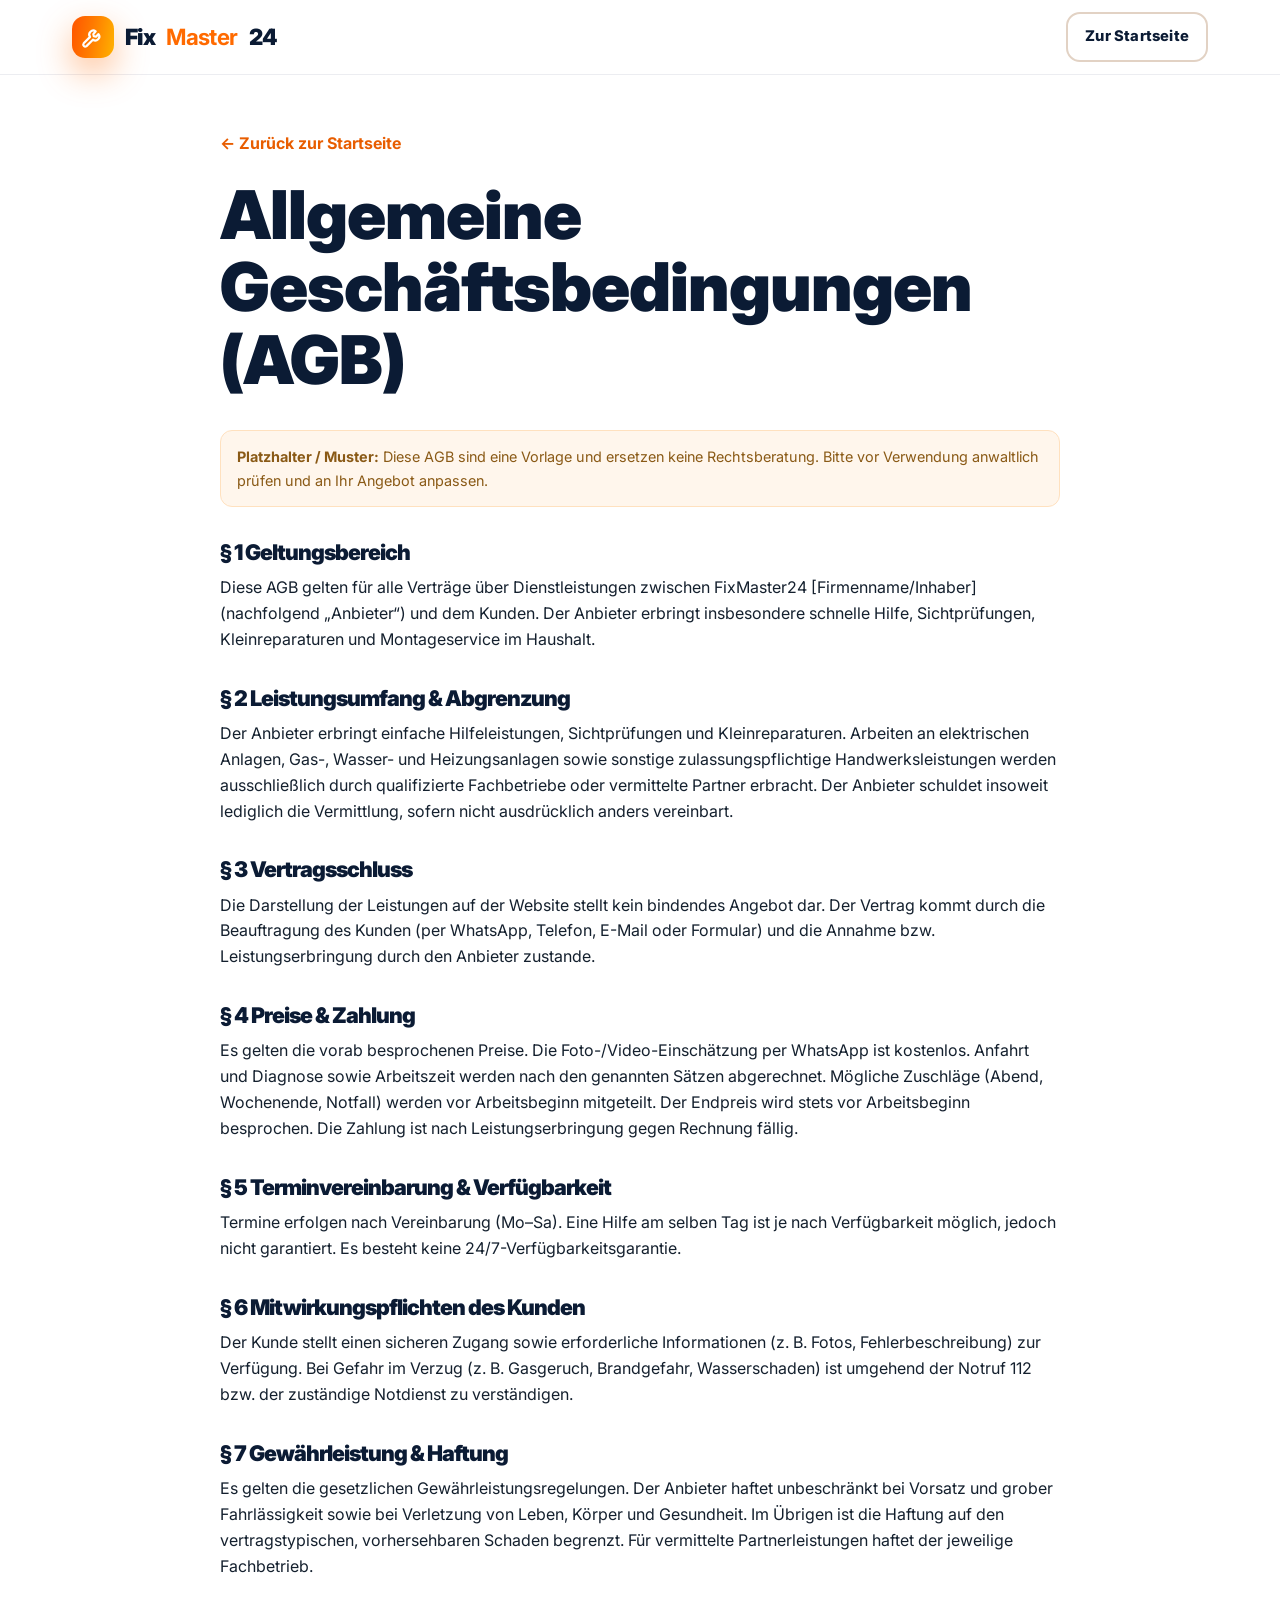
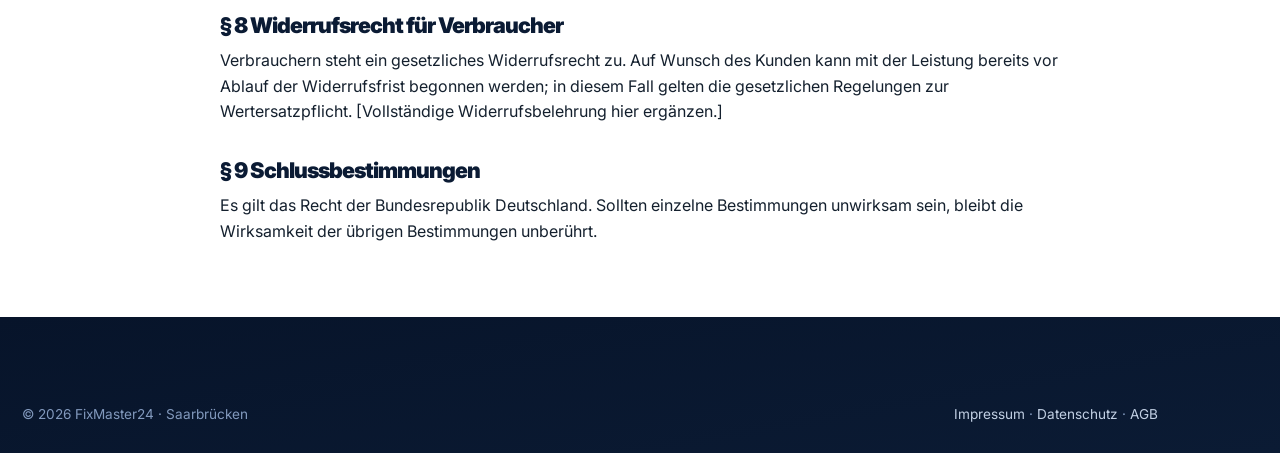
<file: agb.html>
<!DOCTYPE html>
<html lang="de">
<head>
  <meta charset="UTF-8" />
  <meta name="viewport" content="width=device-width, initial-scale=1.0" />
  <title>AGB | FixMaster24 Saarbrücken</title>
  <meta name="description" content="Allgemeine Geschäftsbedingungen von FixMaster24 – Schnelle Hilfe im Haushalt in Saarbrücken." />
  <meta name="robots" content="noindex, follow" />
  <link href="https://fonts.googleapis.com/css2?family=Inter:wght@400;600;700;800&display=swap" rel="stylesheet" />
  <link rel="stylesheet" href="css/styles.css" />
</head>
<body>
  <header class="header">
    <div class="container header__inner">
      <a href="index.html" class="logo">
        <span class="logo__mark" aria-hidden="true"><svg viewBox="0 0 24 24" fill="none" stroke="currentColor" stroke-width="2.2" stroke-linecap="round" stroke-linejoin="round"><path d="M14.7 6.3a4 4 0 0 0-5.6 5.6l-6.4 6.4a2 2 0 0 0 2.8 2.8l6.4-6.4a4 4 0 0 0 5.6-5.6l-2.6 2.6-2.1-.5-.5-2.1z"/></svg></span>
        Fix<b>Master</b>24
      </a>
      <div class="header__actions">
        <a class="btn btn--ghost" href="index.html">Zur Startseite</a>
      </div>
    </div>
  </header>

  <main class="container legal">
    <a href="index.html" class="back">← Zurück zur Startseite</a>
    <h1>Allgemeine Geschäftsbedingungen (AGB)</h1>
    <p style="background:#fff6ec;border:1px solid #ffe1bf;padding:14px 16px;border-radius:12px;color:#8a5a16;font-size:.9rem">
      <strong>Platzhalter / Muster:</strong> Diese AGB sind eine Vorlage und ersetzen keine Rechtsberatung. Bitte vor Verwendung anwaltlich prüfen und an Ihr Angebot anpassen.
    </p>

    <h2>§ 1 Geltungsbereich</h2>
    <p>Diese AGB gelten für alle Verträge über Dienstleistungen zwischen FixMaster24 [Firmenname/Inhaber] (nachfolgend „Anbieter“) und dem Kunden. Der Anbieter erbringt insbesondere schnelle Hilfe, Sichtprüfungen, Kleinreparaturen und Montageservice im Haushalt.</p>

    <h2>§ 2 Leistungsumfang &amp; Abgrenzung</h2>
    <p>Der Anbieter erbringt einfache Hilfeleistungen, Sichtprüfungen und Kleinreparaturen. Arbeiten an elektrischen Anlagen, Gas-, Wasser- und Heizungsanlagen sowie sonstige zulassungspflichtige Handwerksleistungen werden ausschließlich durch qualifizierte Fachbetriebe oder vermittelte Partner erbracht. Der Anbieter schuldet insoweit lediglich die Vermittlung, sofern nicht ausdrücklich anders vereinbart.</p>

    <h2>§ 3 Vertragsschluss</h2>
    <p>Die Darstellung der Leistungen auf der Website stellt kein bindendes Angebot dar. Der Vertrag kommt durch die Beauftragung des Kunden (per WhatsApp, Telefon, E-Mail oder Formular) und die Annahme bzw. Leistungserbringung durch den Anbieter zustande.</p>

    <h2>§ 4 Preise &amp; Zahlung</h2>
    <p>Es gelten die vorab besprochenen Preise. Die Foto-/Video-Einschätzung per WhatsApp ist kostenlos. Anfahrt und Diagnose sowie Arbeitszeit werden nach den genannten Sätzen abgerechnet. Mögliche Zuschläge (Abend, Wochenende, Notfall) werden vor Arbeitsbeginn mitgeteilt. Der Endpreis wird stets vor Arbeitsbeginn besprochen. Die Zahlung ist nach Leistungserbringung gegen Rechnung fällig.</p>

    <h2>§ 5 Terminvereinbarung &amp; Verfügbarkeit</h2>
    <p>Termine erfolgen nach Vereinbarung (Mo–Sa). Eine Hilfe am selben Tag ist je nach Verfügbarkeit möglich, jedoch nicht garantiert. Es besteht keine 24/7-Verfügbarkeitsgarantie.</p>

    <h2>§ 6 Mitwirkungspflichten des Kunden</h2>
    <p>Der Kunde stellt einen sicheren Zugang sowie erforderliche Informationen (z. B. Fotos, Fehlerbeschreibung) zur Verfügung. Bei Gefahr im Verzug (z. B. Gasgeruch, Brandgefahr, Wasserschaden) ist umgehend der Notruf 112 bzw. der zuständige Notdienst zu verständigen.</p>

    <h2>§ 7 Gewährleistung &amp; Haftung</h2>
    <p>Es gelten die gesetzlichen Gewährleistungsregelungen. Der Anbieter haftet unbeschränkt bei Vorsatz und grober Fahrlässigkeit sowie bei Verletzung von Leben, Körper und Gesundheit. Im Übrigen ist die Haftung auf den vertragstypischen, vorhersehbaren Schaden begrenzt. Für vermittelte Partnerleistungen haftet der jeweilige Fachbetrieb.</p>

    <h2>§ 8 Widerrufsrecht für Verbraucher</h2>
    <p>Verbrauchern steht ein gesetzliches Widerrufsrecht zu. Auf Wunsch des Kunden kann mit der Leistung bereits vor Ablauf der Widerrufsfrist begonnen werden; in diesem Fall gelten die gesetzlichen Regelungen zur Wertersatzpflicht. [Vollständige Widerrufsbelehrung hier ergänzen.]</p>

    <h2>§ 9 Schlussbestimmungen</h2>
    <p>Es gilt das Recht der Bundesrepublik Deutschland. Sollten einzelne Bestimmungen unwirksam sein, bleibt die Wirksamkeit der übrigen Bestimmungen unberührt.</p>
  </main>

  <footer class="footer">
    <div class="container footer__bottom" style="border:0;margin:0;">
      <span>© <span data-year></span> FixMaster24 · Saarbrücken</span>
      <span><a href="impressum.html">Impressum</a> · <a href="datenschutz.html">Datenschutz</a> · <a href="agb.html">AGB</a></span>
    </div>
  </footer>
  <script src="js/script.js"></script>
</body>
</html>
</file>
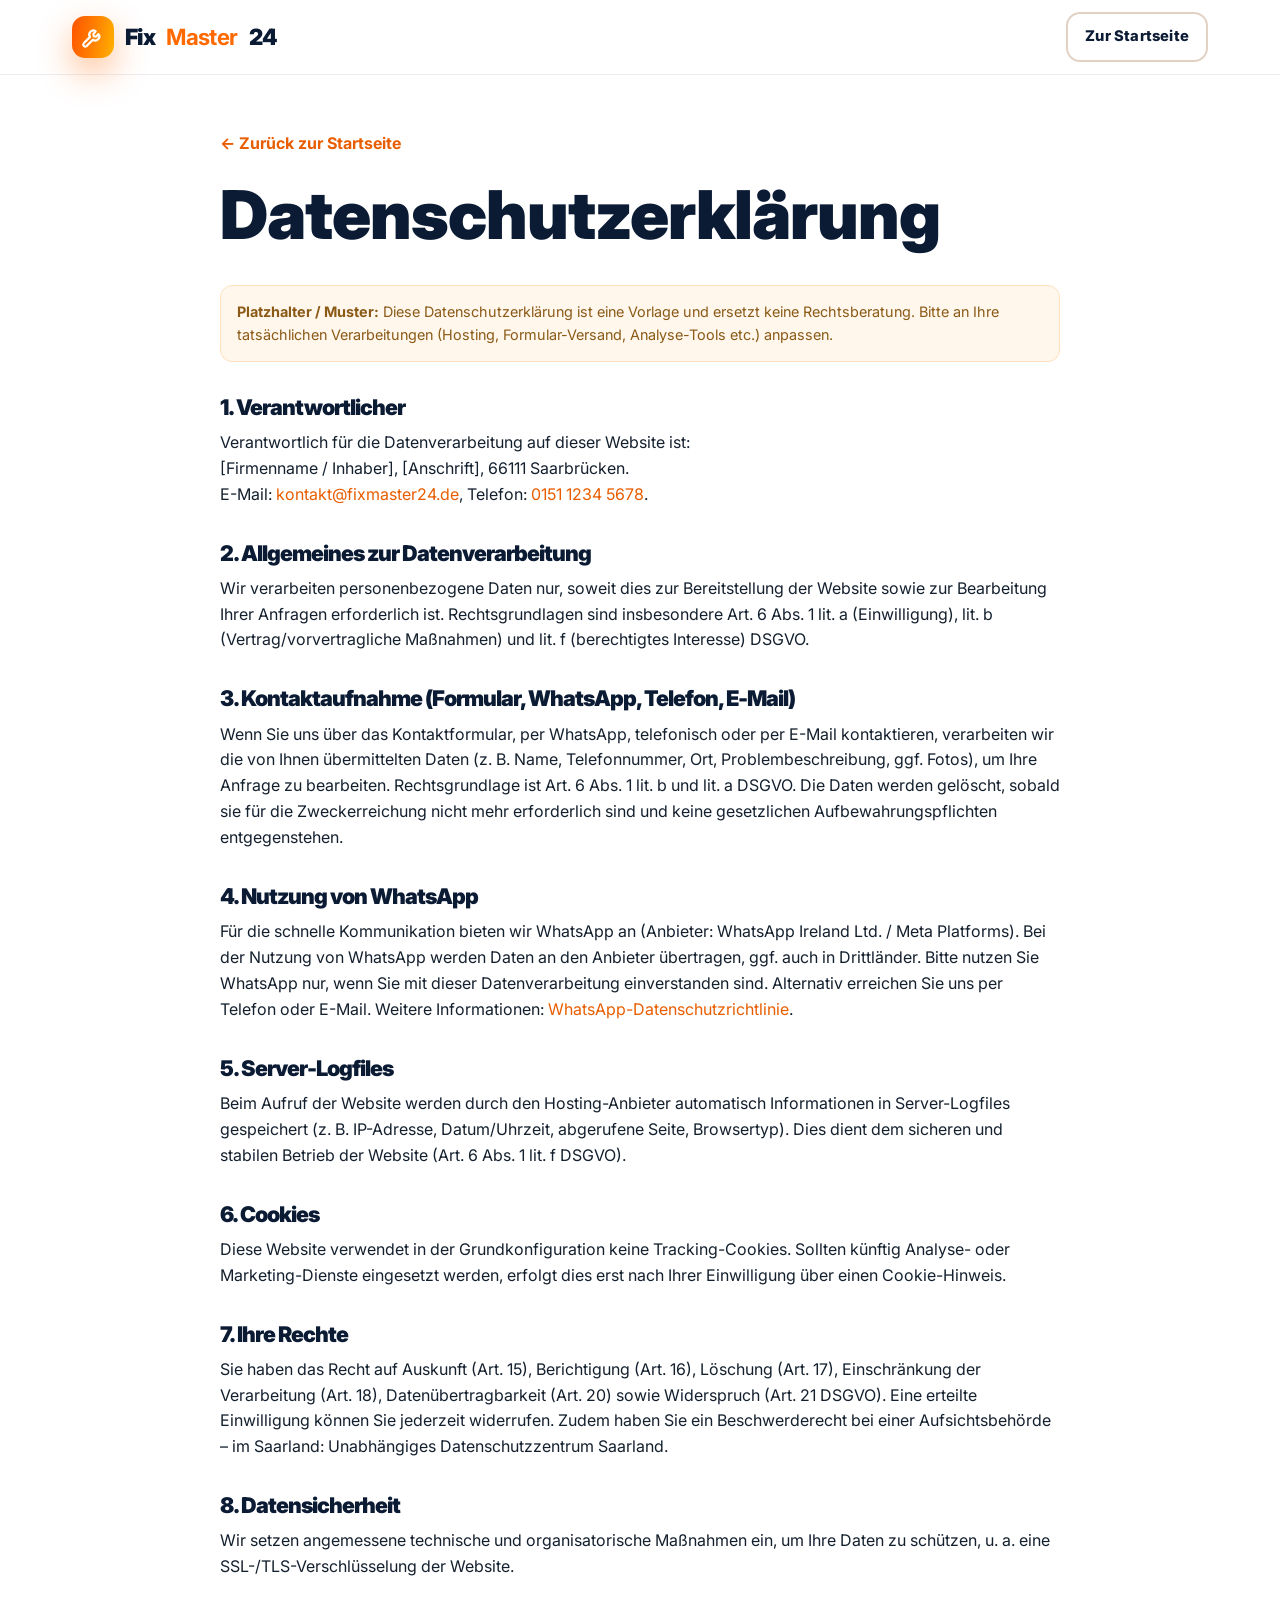
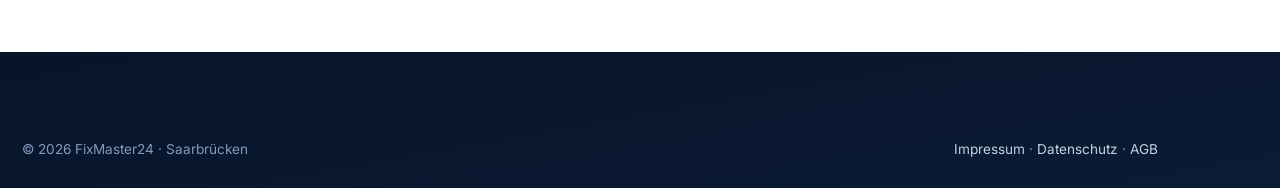
<file: datenschutz.html>
<!DOCTYPE html>
<html lang="de">
<head>
  <meta charset="UTF-8" />
  <meta name="viewport" content="width=device-width, initial-scale=1.0" />
  <title>Datenschutzerklärung | FixMaster24 Saarbrücken</title>
  <meta name="description" content="Datenschutzerklärung von FixMaster24 – Informationen zur Verarbeitung Ihrer Daten." />
  <meta name="robots" content="noindex, follow" />
  <link href="https://fonts.googleapis.com/css2?family=Inter:wght@400;600;700;800&display=swap" rel="stylesheet" />
  <link rel="stylesheet" href="css/styles.css" />
</head>
<body>
  <header class="header">
    <div class="container header__inner">
      <a href="index.html" class="logo">
        <span class="logo__mark" aria-hidden="true"><svg viewBox="0 0 24 24" fill="none" stroke="currentColor" stroke-width="2.2" stroke-linecap="round" stroke-linejoin="round"><path d="M14.7 6.3a4 4 0 0 0-5.6 5.6l-6.4 6.4a2 2 0 0 0 2.8 2.8l6.4-6.4a4 4 0 0 0 5.6-5.6l-2.6 2.6-2.1-.5-.5-2.1z"/></svg></span>
        Fix<b>Master</b>24
      </a>
      <div class="header__actions">
        <a class="btn btn--ghost" href="index.html">Zur Startseite</a>
      </div>
    </div>
  </header>

  <main class="container legal">
    <a href="index.html" class="back">← Zurück zur Startseite</a>
    <h1>Datenschutzerklärung</h1>
    <p style="background:#fff6ec;border:1px solid #ffe1bf;padding:14px 16px;border-radius:12px;color:#8a5a16;font-size:.9rem">
      <strong>Platzhalter / Muster:</strong> Diese Datenschutzerklärung ist eine Vorlage und ersetzt keine Rechtsberatung. Bitte an Ihre tatsächlichen Verarbeitungen (Hosting, Formular-Versand, Analyse-Tools etc.) anpassen.
    </p>

    <h2>1. Verantwortlicher</h2>
    <p>Verantwortlich für die Datenverarbeitung auf dieser Website ist:<br>
      [Firmenname / Inhaber], [Anschrift], 66111 Saarbrücken.<br>
      E-Mail: <a data-mail data-email-display>E-Mail</a>, Telefon: <a data-tel data-phone-display>Telefon</a>.
    </p>

    <h2>2. Allgemeines zur Datenverarbeitung</h2>
    <p>Wir verarbeiten personenbezogene Daten nur, soweit dies zur Bereitstellung der Website sowie zur Bearbeitung Ihrer Anfragen erforderlich ist. Rechtsgrundlagen sind insbesondere Art. 6 Abs. 1 lit. a (Einwilligung), lit. b (Vertrag/vorvertragliche Maßnahmen) und lit. f (berechtigtes Interesse) DSGVO.</p>

    <h2>3. Kontaktaufnahme (Formular, WhatsApp, Telefon, E-Mail)</h2>
    <p>Wenn Sie uns über das Kontaktformular, per WhatsApp, telefonisch oder per E-Mail kontaktieren, verarbeiten wir die von Ihnen übermittelten Daten (z. B. Name, Telefonnummer, Ort, Problembeschreibung, ggf. Fotos), um Ihre Anfrage zu bearbeiten. Rechtsgrundlage ist Art. 6 Abs. 1 lit. b und lit. a DSGVO. Die Daten werden gelöscht, sobald sie für die Zweckerreichung nicht mehr erforderlich sind und keine gesetzlichen Aufbewahrungspflichten entgegenstehen.</p>

    <h2>4. Nutzung von WhatsApp</h2>
    <p>Für die schnelle Kommunikation bieten wir WhatsApp an (Anbieter: WhatsApp Ireland Ltd. / Meta Platforms). Bei der Nutzung von WhatsApp werden Daten an den Anbieter übertragen, ggf. auch in Drittländer. Bitte nutzen Sie WhatsApp nur, wenn Sie mit dieser Datenverarbeitung einverstanden sind. Alternativ erreichen Sie uns per Telefon oder E-Mail. Weitere Informationen: <a href="https://www.whatsapp.com/legal/privacy-policy-eea" target="_blank" rel="noopener">WhatsApp-Datenschutzrichtlinie</a>.</p>

    <h2>5. Server-Logfiles</h2>
    <p>Beim Aufruf der Website werden durch den Hosting-Anbieter automatisch Informationen in Server-Logfiles gespeichert (z. B. IP-Adresse, Datum/Uhrzeit, abgerufene Seite, Browsertyp). Dies dient dem sicheren und stabilen Betrieb der Website (Art. 6 Abs. 1 lit. f DSGVO).</p>

    <h2>6. Cookies</h2>
    <p>Diese Website verwendet in der Grundkonfiguration keine Tracking-Cookies. Sollten künftig Analyse- oder Marketing-Dienste eingesetzt werden, erfolgt dies erst nach Ihrer Einwilligung über einen Cookie-Hinweis.</p>

    <h2>7. Ihre Rechte</h2>
    <p>Sie haben das Recht auf Auskunft (Art. 15), Berichtigung (Art. 16), Löschung (Art. 17), Einschränkung der Verarbeitung (Art. 18), Datenübertragbarkeit (Art. 20) sowie Widerspruch (Art. 21 DSGVO). Eine erteilte Einwilligung können Sie jederzeit widerrufen. Zudem haben Sie ein Beschwerderecht bei einer Aufsichtsbehörde – im Saarland: Unabhängiges Datenschutzzentrum Saarland.</p>

    <h2>8. Datensicherheit</h2>
    <p>Wir setzen angemessene technische und organisatorische Maßnahmen ein, um Ihre Daten zu schützen, u. a. eine SSL-/TLS-Verschlüsselung der Website.</p>
  </main>

  <footer class="footer">
    <div class="container footer__bottom" style="border:0;margin:0;">
      <span>© <span data-year></span> FixMaster24 · Saarbrücken</span>
      <span><a href="impressum.html">Impressum</a> · <a href="datenschutz.html">Datenschutz</a> · <a href="agb.html">AGB</a></span>
    </div>
  </footer>
  <script src="js/script.js"></script>
</body>
</html>
</file>
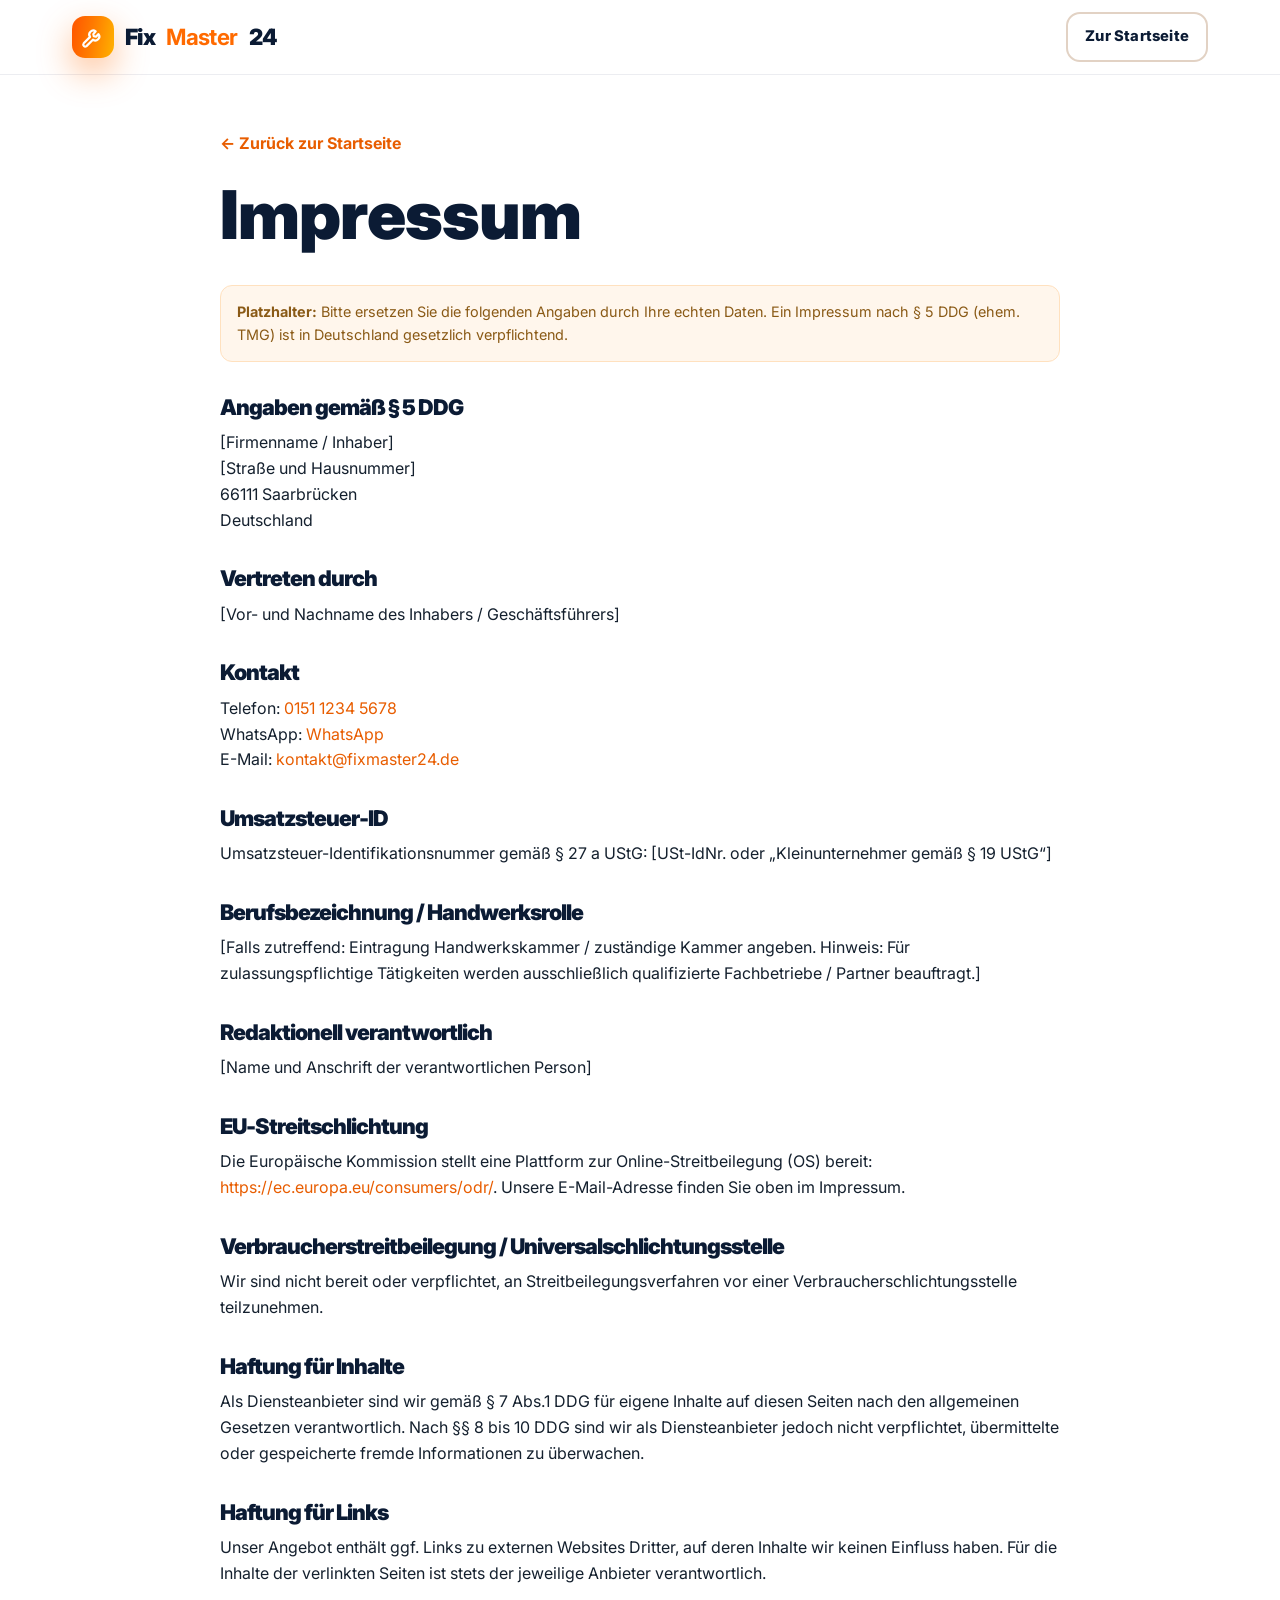
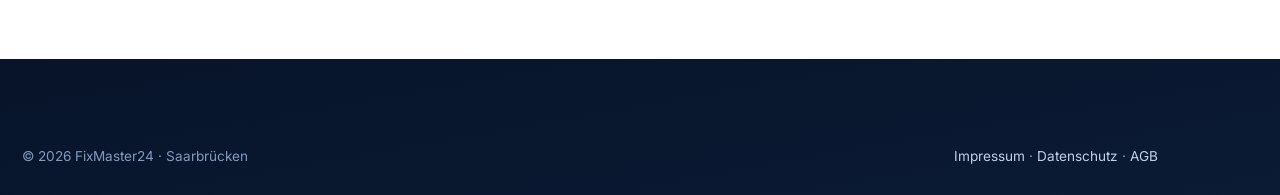
<file: impressum.html>
<!DOCTYPE html>
<html lang="de">
<head>
  <meta charset="UTF-8" />
  <meta name="viewport" content="width=device-width, initial-scale=1.0" />
  <title>Impressum | FixMaster24 Saarbrücken</title>
  <meta name="description" content="Impressum von FixMaster24 – Schnelle Hilfe bei kleinen Notfällen im Haushalt in Saarbrücken." />
  <meta name="robots" content="index, follow" />
  <link href="https://fonts.googleapis.com/css2?family=Inter:wght@400;600;700;800&display=swap" rel="stylesheet" />
  <link rel="stylesheet" href="css/styles.css" />
</head>
<body>
  <header class="header">
    <div class="container header__inner">
      <a href="index.html" class="logo">
        <span class="logo__mark" aria-hidden="true"><svg viewBox="0 0 24 24" fill="none" stroke="currentColor" stroke-width="2.2" stroke-linecap="round" stroke-linejoin="round"><path d="M14.7 6.3a4 4 0 0 0-5.6 5.6l-6.4 6.4a2 2 0 0 0 2.8 2.8l6.4-6.4a4 4 0 0 0 5.6-5.6l-2.6 2.6-2.1-.5-.5-2.1z"/></svg></span>
        Fix<b>Master</b>24
      </a>
      <div class="header__actions">
        <a class="btn btn--ghost" href="index.html">Zur Startseite</a>
      </div>
    </div>
  </header>

  <main class="container legal">
    <a href="index.html" class="back">← Zurück zur Startseite</a>
    <h1>Impressum</h1>
    <p style="background:#fff6ec;border:1px solid #ffe1bf;padding:14px 16px;border-radius:12px;color:#8a5a16;font-size:.9rem">
      <strong>Platzhalter:</strong> Bitte ersetzen Sie die folgenden Angaben durch Ihre echten Daten. Ein Impressum nach § 5 DDG (ehem. TMG) ist in Deutschland gesetzlich verpflichtend.
    </p>

    <h2>Angaben gemäß § 5 DDG</h2>
    <p>
      [Firmenname / Inhaber]<br>
      [Straße und Hausnummer]<br>
      66111 Saarbrücken<br>
      Deutschland
    </p>

    <h2>Vertreten durch</h2>
    <p>[Vor- und Nachname des Inhabers / Geschäftsführers]</p>

    <h2>Kontakt</h2>
    <p>
      Telefon: <a data-tel data-phone-display>Telefon</a><br>
      WhatsApp: <a data-wa target="_blank" rel="noopener">WhatsApp</a><br>
      E-Mail: <a data-mail data-email-display>E-Mail</a>
    </p>

    <h2>Umsatzsteuer-ID</h2>
    <p>Umsatzsteuer-Identifikationsnummer gemäß § 27 a UStG: [USt-IdNr. oder „Kleinunternehmer gemäß § 19 UStG“]</p>

    <h2>Berufsbezeichnung / Handwerksrolle</h2>
    <p>[Falls zutreffend: Eintragung Handwerkskammer / zuständige Kammer angeben. Hinweis: Für zulassungspflichtige Tätigkeiten werden ausschließlich qualifizierte Fachbetriebe / Partner beauftragt.]</p>

    <h2>Redaktionell verantwortlich</h2>
    <p>[Name und Anschrift der verantwortlichen Person]</p>

    <h2>EU-Streitschlichtung</h2>
    <p>Die Europäische Kommission stellt eine Plattform zur Online-Streitbeilegung (OS) bereit: <a href="https://ec.europa.eu/consumers/odr/" target="_blank" rel="noopener">https://ec.europa.eu/consumers/odr/</a>. Unsere E-Mail-Adresse finden Sie oben im Impressum.</p>

    <h2>Verbraucherstreitbeilegung / Universalschlichtungsstelle</h2>
    <p>Wir sind nicht bereit oder verpflichtet, an Streitbeilegungsverfahren vor einer Verbraucherschlichtungsstelle teilzunehmen.</p>

    <h2>Haftung für Inhalte</h2>
    <p>Als Diensteanbieter sind wir gemäß § 7 Abs.1 DDG für eigene Inhalte auf diesen Seiten nach den allgemeinen Gesetzen verantwortlich. Nach §§ 8 bis 10 DDG sind wir als Diensteanbieter jedoch nicht verpflichtet, übermittelte oder gespeicherte fremde Informationen zu überwachen.</p>

    <h2>Haftung für Links</h2>
    <p>Unser Angebot enthält ggf. Links zu externen Websites Dritter, auf deren Inhalte wir keinen Einfluss haben. Für die Inhalte der verlinkten Seiten ist stets der jeweilige Anbieter verantwortlich.</p>
  </main>

  <footer class="footer">
    <div class="container footer__bottom" style="border:0;margin:0;">
      <span>© <span data-year></span> FixMaster24 · Saarbrücken</span>
      <span><a href="impressum.html">Impressum</a> · <a href="datenschutz.html">Datenschutz</a> · <a href="agb.html">AGB</a></span>
    </div>
  </footer>
  <script src="js/script.js"></script>
</body>
</html>
</file>
<file: css/styles.css>
/* =========================================================
   FixMaster24 / SaarFix24 — Stylesheet
   STIL: Bold & Bright — kräftiges Orange/Amber, große Typo,
   dynamische Blöcke, kontrastreiche Buttons mit Glow.
   ========================================================= */

:root {
  /* Akzente */
  --orange: #ff6a00;
  --orange-2: #ff8a00;
  --amber: #ffb300;
  --orange-dark: #e85d00;
  --red: #ff3b2e;
  --grad-hot: linear-gradient(100deg, #ff5400 0%, #ff7a00 45%, #ffb300 100%);
  --grad-hot-soft: linear-gradient(135deg, rgba(255,106,0,.14), rgba(255,179,0,.10));

  /* Dunkel / Text */
  --navy: #0b1b34;
  --navy-700: #14294a;
  --navy-900: #07142a;
  --ink: #14202e;
  --muted: #5c6b7c;

  /* WhatsApp */
  --whatsapp: #25d366;
  --whatsapp-dark: #18b955;

  /* Flächen */
  --line: #ecedf1;
  --bg: #ffffff;
  --bg-soft: #fff7f0;
  --bg-soft-2: #fff0e4;

  --white: #ffffff;
  --radius: 20px;
  --radius-sm: 12px;
  --shadow-sm: 0 4px 14px rgba(11, 27, 52, .07);
  --shadow: 0 16px 38px rgba(11, 27, 52, .12);
  --shadow-lg: 0 30px 70px rgba(11, 27, 52, .20);
  --glow-orange: 0 14px 34px rgba(255, 106, 0, .42);
  --glow-wa: 0 14px 34px rgba(37, 211, 102, .40);
  --maxw: 1180px;
  --font: "Inter", "Segoe UI", system-ui, -apple-system, Roboto, Arial, sans-serif;
}

* { box-sizing: border-box; }
html { scroll-behavior: smooth; }

body {
  margin: 0;
  font-family: var(--font);
  color: var(--ink);
  background: var(--bg);
  line-height: 1.62;
  -webkit-font-smoothing: antialiased;
  text-rendering: optimizeLegibility;
  overflow-x: hidden;
}

h1, h2, h3, h4 { color: var(--navy); line-height: 1.08; margin: 0 0 .5em; letter-spacing: -1px; }
h1 { font-size: clamp(2.4rem, 6.2vw, 4.2rem); font-weight: 900; }
h2 { font-size: clamp(2rem, 4.4vw, 3rem); font-weight: 900; }
h3 { font-size: 1.25rem; font-weight: 800; letter-spacing: -.4px; }
p { margin: 0 0 1rem; }
a { color: var(--orange-dark); text-decoration: none; }
a:hover { text-decoration: underline; }
img { max-width: 100%; display: block; }

.container { max-width: var(--maxw); margin: 0 auto; padding: 0 22px; }

.section { padding: 86px 0; position: relative; }
.section--soft { background: var(--bg-soft); }
.section__head { text-align: center; max-width: 760px; margin: 0 auto 52px; }
.section__head p { color: var(--muted); font-size: 1.14rem; }
.eyebrow {
  display: inline-block; color: #fff; font-weight: 800; letter-spacing: 1.5px;
  text-transform: uppercase; font-size: .76rem; margin-bottom: 16px;
  background: var(--grad-hot); padding: 7px 16px; border-radius: 999px;
  box-shadow: var(--glow-orange);
}

/* ---------- Buttons ---------- */
.btn {
  display: inline-flex; align-items: center; justify-content: center; gap: 10px;
  padding: 15px 24px; border-radius: 14px; font-weight: 800; font-size: 1rem; letter-spacing: .2px;
  border: 2px solid transparent; cursor: pointer; text-decoration: none; white-space: nowrap;
  transition: transform .14s ease, box-shadow .22s ease, filter .2s ease;
}
.btn:hover { text-decoration: none; transform: translateY(-3px); }
.btn:active { transform: translateY(-1px); }
.btn svg { width: 21px; height: 21px; flex: none; }
.btn--wa { background: var(--whatsapp); color: #fff; box-shadow: var(--glow-wa); }
.btn--wa:hover { background: var(--whatsapp-dark); filter: brightness(1.03); }
.btn--call { background: var(--grad-hot); color: #fff; box-shadow: var(--glow-orange); }
.btn--call:hover { filter: brightness(1.06); }
.btn--ghost { background: #fff; color: var(--navy); border-color: #e2d2c4; }
.btn--ghost:hover { border-color: var(--orange); color: var(--orange-dark); }
.btn--navy { background: var(--navy); color: #fff; }
.btn--navy:hover { background: var(--navy-900); }
.btn--lg { padding: 18px 30px; font-size: 1.08rem; }
.btn--block { width: 100%; }

/* ---------- Header ---------- */
.header {
  position: sticky; top: 0; z-index: 50; background: rgba(255,255,255,.86);
  backdrop-filter: saturate(180%) blur(14px); border-bottom: 1px solid var(--line);
}
.header__inner { display: flex; align-items: center; gap: 18px; height: 74px; }
.logo { display: flex; align-items: center; gap: 11px; font-weight: 900; font-size: 1.4rem; color: var(--navy); text-decoration: none; letter-spacing: -.6px; }
.logo__mark {
  width: 42px; height: 42px; border-radius: 13px; display: grid; place-items: center;
  background: var(--grad-hot); color: #fff; flex: none; box-shadow: var(--glow-orange);
}
.logo__mark svg { width: 24px; height: 24px; }
.logo b { color: var(--orange); }
.nav { display: flex; gap: 24px; margin-left: 22px; }
.nav a { color: var(--ink); font-weight: 700; font-size: .96rem; position: relative; }
.nav a::after { content: ""; position: absolute; left: 0; right: 0; bottom: -6px; height: 3px; border-radius: 3px; background: var(--grad-hot); transform: scaleX(0); transform-origin: left; transition: transform .2s ease; }
.nav a:hover { color: var(--orange-dark); text-decoration: none; }
.nav a:hover::after { transform: scaleX(1); }
.header__actions { margin-left: auto; display: flex; gap: 10px; align-items: center; }
.header__actions .btn { padding: 11px 17px; font-size: .92rem; }

.burger { display: none; background: none; border: 0; cursor: pointer; padding: 8px; margin-left: auto; }
.burger span { display: block; width: 27px; height: 3px; background: var(--navy); border-radius: 3px; margin: 5px 0; transition: .25s; }

/* ---------- Hero ---------- */
.hero {
  background:
    radial-gradient(720px 520px at 88% -8%, rgba(255,138,0,.55), transparent 60%),
    radial-gradient(620px 480px at 8% 110%, rgba(255,59,46,.28), transparent 60%),
    linear-gradient(160deg, var(--navy-900) 0%, var(--navy) 60%, #16294b 100%);
  color: #fff; padding: 84px 0 120px; position: relative; overflow: hidden;
}
.hero::after {
  content: ""; position: absolute; left: -5%; right: -5%; bottom: -1px; height: 90px;
  background: var(--bg); clip-path: polygon(0 100%, 100% 0, 100% 100%, 0 100%);
}
.hero__grid { display: grid; grid-template-columns: 1.12fr .88fr; gap: 52px; align-items: center; position: relative; z-index: 1; }
.hero h1 { color: #fff; }
.hero h1 .hl { background: var(--grad-hot); -webkit-background-clip: text; background-clip: text; -webkit-text-fill-color: transparent; }
.hero__sub { font-size: 1.22rem; color: #cdd9ec; max-width: 620px; margin-bottom: 30px; }
.hero__cta { display: flex; flex-wrap: wrap; gap: 13px; margin-bottom: 34px; }
.hero__trust { display: flex; flex-wrap: wrap; gap: 11px 20px; padding: 0; margin: 0; }
.hero__trust li { list-style: none; display: flex; align-items: center; gap: 9px; color: #eaf1fb; font-weight: 700; font-size: .96rem; }
.hero__trust svg { width: 20px; height: 20px; color: var(--amber); flex: none; }

/* Hero card */
.hero__card {
  background: #fff; color: var(--ink); border-radius: 24px; padding: 30px; box-shadow: var(--shadow-lg);
  position: relative; border-top: 6px solid transparent; border-image: var(--grad-hot) 1;
}
.hero__card { border: 0; }
.hero__card::before { content: ""; position: absolute; inset: 0 0 auto 0; height: 6px; border-radius: 24px 24px 0 0; background: var(--grad-hot); }
.hero__card h3 { display: flex; align-items: center; gap: 11px; margin-bottom: 6px; font-size: 1.35rem; }
.hero__card .pulse { width: 12px; height: 12px; border-radius: 50%; background: var(--whatsapp); box-shadow: 0 0 0 rgba(37,211,102,.5); animation: pulse 2s infinite; }
@keyframes pulse { 0%{box-shadow:0 0 0 0 rgba(37,211,102,.55);} 70%{box-shadow:0 0 0 14px rgba(37,211,102,0);} 100%{box-shadow:0 0 0 0 rgba(37,211,102,0);} }
.hero__card > p { color: var(--muted); font-size: .98rem; }
.hero__card .btn { width: 100%; margin-top: 6px; }
.hero__steps { list-style: none; padding: 0; margin: 14px 0 20px; }
.hero__steps li { display: flex; gap: 12px; align-items: flex-start; margin-bottom: 13px; font-size: .98rem; font-weight: 600; }
.hero__steps .n { width: 28px; height: 28px; border-radius: 9px; background: var(--grad-hot); color: #fff; font-weight: 900; font-size: .86rem; display: grid; place-items: center; flex: none; box-shadow: var(--glow-orange); }

/* ---------- Service cards ---------- */
.cards { display: grid; grid-template-columns: repeat(3, 1fr); gap: 24px; }
.card {
  background: #fff; border: 1px solid var(--line); border-radius: var(--radius); padding: 30px;
  box-shadow: var(--shadow-sm); transition: transform .18s ease, box-shadow .24s ease; position: relative; overflow: hidden;
}
.card::before { content: ""; position: absolute; inset: 0 0 auto 0; height: 5px; background: var(--grad-hot); transform: scaleX(0); transform-origin: left; transition: transform .26s ease; }
.card:hover { transform: translateY(-8px); box-shadow: var(--shadow); }
.card:hover::before { transform: scaleX(1); }
.card__icon {
  width: 62px; height: 62px; border-radius: 17px; display: grid; place-items: center; margin-bottom: 18px;
  background: var(--grad-hot); color: #fff; box-shadow: var(--glow-orange);
}
.card__icon svg { width: 30px; height: 30px; }
.card h3 { margin-bottom: 9px; }
.card p { color: var(--muted); font-size: .98rem; margin: 0; }

/* ---------- AI Sofort-Check ---------- */
.aicheck { background: var(--bg-soft); }
.aicheck__box { background: #fff; border: 1px solid var(--line); border-radius: 26px; box-shadow: var(--shadow); overflow: hidden; }
.aicheck__grid { display: grid; grid-template-columns: 320px 1fr; }
.aicheck__tabs { background: linear-gradient(165deg, var(--navy-900), var(--navy)); padding: 26px; position: relative; }
.aicheck__tabs h3 { color: #fff; font-size: 1.15rem; }
.aicheck__tabs > p { color: #aebfd8; font-size: .92rem; }
.tab {
  display: flex; align-items: center; gap: 13px; width: 100%; text-align: left; cursor: pointer;
  background: rgba(255,255,255,.06); color: #fff; border: 1px solid rgba(255,255,255,.10);
  padding: 14px 15px; border-radius: 13px; margin-bottom: 11px; font-weight: 700; font-size: .98rem; transition: .18s;
}
.tab svg { width: 23px; height: 23px; flex: none; color: var(--amber); transition: .18s; }
.tab:hover { background: rgba(255,255,255,.13); transform: translateX(3px); }
.tab.is-active { background: var(--grad-hot); border-color: transparent; box-shadow: var(--glow-orange); }
.tab.is-active svg { color: #fff; }
.aicheck__panel { padding: 36px; }
.aicheck__panel h3 { display: flex; align-items: center; gap: 10px; font-size: 1.5rem; }
.badge-safe {
  display: inline-flex; align-items: center; gap: 6px; background: rgba(37,211,102,.14); color: var(--whatsapp-dark);
  font-weight: 800; font-size: .8rem; padding: 6px 13px; border-radius: 999px; margin-bottom: 16px;
}
.aicheck__steps { list-style: none; padding: 0; margin: 0 0 24px; }
.aicheck__steps li { display: flex; gap: 13px; align-items: flex-start; padding: 13px 0; border-bottom: 1px dashed var(--line); font-size: 1.04rem; font-weight: 500; }
.aicheck__steps li:last-child { border-bottom: 0; }
.aicheck__steps .chk { width: 28px; height: 28px; border-radius: 50%; background: var(--grad-hot); color: #fff; display: grid; place-items: center; flex: none; box-shadow: var(--glow-orange); }
.aicheck__steps .chk svg { width: 15px; height: 15px; }
.warn { background: #fff4e8; border: 1px solid #ffd9b0; color: #8a4d10; border-radius: 14px; padding: 14px 16px; font-size: .92rem; display: flex; gap: 11px; font-weight: 600; }
.warn svg { width: 22px; height: 22px; flex: none; color: var(--red); }

/* ---------- Steps (So funktioniert's) ---------- */
.steps { display: grid; grid-template-columns: repeat(4, 1fr); gap: 24px; }
.step { position: relative; background: #fff; border: 1px solid var(--line); border-radius: var(--radius); padding: 32px 24px; box-shadow: var(--shadow-sm); transition: transform .18s ease, box-shadow .24s ease; }
.step:hover { transform: translateY(-6px); box-shadow: var(--shadow); }
.step__n { width: 52px; height: 52px; border-radius: 15px; background: var(--grad-hot); color: #fff; font-weight: 900; font-size: 1.4rem; display: grid; place-items: center; margin-bottom: 16px; box-shadow: var(--glow-orange); }
.step h3 { font-size: 1.12rem; }
.step p { color: var(--muted); font-size: .96rem; margin: 0; }

/* ---------- Tips (falls genutzt) ---------- */
.tips { display: grid; grid-template-columns: repeat(3, 1fr); gap: 24px; }
.tip { background: #fff; border: 1px solid var(--line); border-radius: var(--radius); padding: 26px; box-shadow: var(--shadow-sm); border-top: 5px solid var(--orange); }
.tip h3 { display: flex; align-items: center; gap: 10px; }
.tip h3 svg { width: 25px; height: 25px; color: var(--orange-dark); }
.tip ul { list-style: none; padding: 0; margin: 6px 0 0; }
.tip li { display: flex; gap: 10px; align-items: flex-start; padding: 8px 0; font-size: .97rem; }
.tip li svg { width: 18px; height: 18px; color: var(--whatsapp-dark); flex: none; margin-top: 3px; }

/* ---------- Pricing ---------- */
.pricing { max-width: 800px; margin: 0 auto; background: #fff; border: 1px solid var(--line); border-radius: 24px; box-shadow: var(--shadow); overflow: hidden; }
.price-row { display: flex; justify-content: space-between; align-items: center; gap: 16px; padding: 22px 30px; border-bottom: 1px solid var(--line); transition: background .15s ease; }
.price-row:hover { background: var(--bg-soft); }
.price-row:last-child { border-bottom: 0; }
.price-row .label { font-weight: 700; font-size: 1.04rem; }
.price-row .label small { display: block; color: var(--muted); font-weight: 500; font-size: .85rem; }
.price-row .val { font-weight: 900; color: var(--orange-dark); white-space: nowrap; font-size: 1.18rem; letter-spacing: -.5px; }
.price-row .val.free { color: var(--whatsapp-dark); }
.price-note { text-align: center; color: var(--muted); margin-top: 22px; font-size: 1rem; }
.price-note b { color: var(--navy); }

/* ---------- Notice ---------- */
.notice {
  max-width: 920px; margin: 0 auto; background: linear-gradient(135deg, #fff7ef, #fff);
  border: 1px solid #ffd9b0; border-left: 6px solid var(--orange); border-radius: 18px;
  padding: 28px 30px; display: flex; gap: 18px; box-shadow: var(--shadow-sm);
}
.notice svg { width: 38px; height: 38px; color: var(--orange-dark); flex: none; }
.notice h3 { margin-bottom: 6px; }
.notice p { margin: 0; color: var(--muted); }

/* ---------- Area ---------- */
.area__grid { display: grid; grid-template-columns: 1fr 1fr; gap: 40px; align-items: center; }
.area__list { display: flex; flex-wrap: wrap; gap: 11px; margin-top: 20px; }
.chip { background: #fff; border: 1.5px solid var(--line); border-radius: 999px; padding: 10px 18px; font-weight: 700; font-size: .94rem; color: var(--navy); box-shadow: var(--shadow-sm); display: inline-flex; align-items: center; gap: 7px; transition: .16s; }
.chip:hover { border-color: var(--orange); color: var(--orange-dark); transform: translateY(-2px); }
.chip svg { width: 16px; height: 16px; color: var(--orange-dark); }
.area__map { background: linear-gradient(150deg, var(--navy-900), var(--navy)); border-radius: 26px; padding: 46px; color: #fff; text-align: center; box-shadow: var(--shadow); position: relative; overflow: hidden; }
.area__map::before { content: ""; position: absolute; width: 320px; height: 320px; border-radius: 50%; background: radial-gradient(circle, rgba(255,138,0,.4), transparent 70%); top: -90px; right: -90px; }
.radius { position: relative; width: 250px; height: 250px; margin: 12px auto 22px; z-index: 1; }
.radius span { position: absolute; inset: 0; margin: auto; border-radius: 50%; border: 2px solid rgba(255,255,255,.22); }
.radius .r1 { width: 250px; height: 250px; }
.radius .r2 { width: 165px; height: 165px; border-color: rgba(255,255,255,.4); }
.radius .r3 { width: 92px; height: 92px; background: var(--grad-hot); border: 0; display: grid; place-items: center; font-weight: 900; font-size: .84rem; box-shadow: var(--glow-orange); line-height: 1.1; }
.radius .dot { background: var(--whatsapp); border-radius: 50%; box-shadow: 0 0 0 5px rgba(37,211,102,.3); width: 13px; height: 13px; }
.radius .p1 { top: 42px; left: 62px; }
.radius .p2 { bottom: 52px; right: 52px; }
.radius .p3 { bottom: 72px; left: 42px; }
.area__map strong { position: relative; z-index: 1; font-size: 1.05rem; }

/* ---------- Reviews ---------- */
.reviews { display: grid; grid-template-columns: repeat(4, 1fr); gap: 22px; }
.review { background: #fff; border: 1px solid var(--line); border-radius: var(--radius); padding: 26px; box-shadow: var(--shadow-sm); transition: transform .18s ease, box-shadow .24s ease; }
.review:hover { transform: translateY(-6px); box-shadow: var(--shadow); }
.stars { color: var(--amber); font-size: 1.15rem; letter-spacing: 2px; margin-bottom: 12px; }
.review p { font-size: 1rem; font-weight: 600; color: var(--navy); }
.review .who { color: var(--muted); font-weight: 600; font-size: .87rem; margin: 0; }

/* ---------- FAQ ---------- */
.faq { max-width: 860px; margin: 0 auto; }
.faq__item { background: #fff; border: 1px solid var(--line); border-radius: 15px; margin-bottom: 13px; overflow: hidden; box-shadow: var(--shadow-sm); transition: box-shadow .2s ease; }
.faq__item.open { box-shadow: var(--shadow); }
.faq__q { width: 100%; text-align: left; background: none; border: 0; cursor: pointer; padding: 20px 22px; font-weight: 800; font-size: 1.06rem; color: var(--navy); display: flex; justify-content: space-between; align-items: center; gap: 14px; }
.faq__q .ico { width: 30px; height: 30px; flex: none; border-radius: 50%; background: var(--bg-soft-2); display: grid; place-items: center; transition: .25s; color: var(--orange-dark); font-weight: 900; font-size: 1.2rem; }
.faq__item.open .faq__q .ico { transform: rotate(135deg); background: var(--grad-hot); color: #fff; box-shadow: var(--glow-orange); }
.faq__a { max-height: 0; overflow: hidden; transition: max-height .3s ease; }
.faq__a p { padding: 0 22px 20px; margin: 0; color: var(--muted); }

/* ---------- Contact ---------- */
.contact__grid { display: grid; grid-template-columns: 1fr 1fr; gap: 40px; }
.form { background: #fff; border: 1px solid var(--line); border-radius: 24px; padding: 32px; box-shadow: var(--shadow); }
.field { margin-bottom: 17px; }
.field label { display: block; font-weight: 700; margin-bottom: 7px; font-size: .94rem; color: var(--navy); }
.field label .req { color: var(--red); }
.field input, .field select, .field textarea {
  width: 100%; padding: 13px 15px; border: 1.5px solid var(--line); border-radius: 12px; font-family: inherit;
  font-size: 1rem; color: var(--ink); background: #fff; transition: border-color .15s ease, box-shadow .15s ease;
}
.field input:focus, .field select:focus, .field textarea:focus { outline: none; border-color: var(--orange); box-shadow: 0 0 0 4px rgba(255,106,0,.16); }
.field textarea { resize: vertical; min-height: 116px; }
.field input.err, .field select.err, .field textarea.err { border-color: var(--red); box-shadow: 0 0 0 4px rgba(255,59,46,.14); }
.field .msg { color: var(--red); font-size: .82rem; margin-top: 5px; display: none; font-weight: 600; }
.field.invalid .msg { display: block; }
.row2 { display: grid; grid-template-columns: 1fr 1fr; gap: 17px; }
.check { display: flex; gap: 11px; align-items: flex-start; font-size: .9rem; color: var(--muted); font-weight: 500; }
.check input { width: auto; margin-top: 3px; flex: none; accent-color: var(--orange); }
.form__ok { display: none; background: rgba(37,211,102,.12); border: 1px solid rgba(37,211,102,.4); color: #117a44; border-radius: 14px; padding: 16px 18px; margin-bottom: 18px; font-weight: 700; }

.contact__info { display: flex; flex-direction: column; gap: 18px; }
.info-card { background: #fff; border: 1px solid var(--line); border-radius: var(--radius); padding: 26px; box-shadow: var(--shadow-sm); }
.info-card h3 { margin-bottom: 16px; }
.info-line { display: flex; align-items: center; gap: 13px; padding: 10px 0; }
.info-line svg { width: 23px; height: 23px; color: var(--orange-dark); flex: none; }
.info-line a, .info-line span { color: var(--ink); font-weight: 700; }
.contact__info .btn { width: 100%; }
.hours { display: flex; gap: 13px; align-items: flex-start; color: var(--muted); font-size: .96rem; }
.hours svg { width: 23px; height: 23px; color: var(--orange-dark); flex: none; }

/* ---------- Footer ---------- */
.footer { background: linear-gradient(170deg, var(--navy-900), var(--navy)); color: #c7d4e6; padding: 64px 0 28px; position: relative; }
.footer__grid { display: grid; grid-template-columns: 1.4fr 1fr 1fr 1.2fr; gap: 36px; }
.footer h4 { color: #fff; font-size: 1.04rem; margin-bottom: 16px; }
.footer a { color: #c2d0e4; }
.footer a:hover { color: var(--amber); }
.footer ul { list-style: none; padding: 0; margin: 0; }
.footer li { margin-bottom: 10px; font-size: .94rem; }
.footer__brand .logo { color: #fff; margin-bottom: 14px; }
.footer__brand p { font-size: .93rem; color: #93a6c6; }
.footer__bottom { border-top: 1px solid rgba(255,255,255,.12); margin-top: 40px; padding-top: 22px; display: flex; justify-content: space-between; flex-wrap: wrap; gap: 10px; font-size: .85rem; color: #8299bd; }

/* ---------- Sticky mobile bar ---------- */
.stickybar { display: none; position: fixed; bottom: 0; left: 0; right: 0; z-index: 60; background: rgba(255,255,255,.97); backdrop-filter: blur(8px); border-top: 1px solid var(--line); padding: 10px 12px; gap: 11px; box-shadow: 0 -8px 24px rgba(11,27,52,.14); }
.stickybar .btn { flex: 1; padding: 14px; }

/* ---------- Legal pages ---------- */
.legal { max-width: 840px; margin: 0 auto; padding: 56px 0; }
.legal h1 { color: var(--navy); }
.legal h2 { font-size: 1.35rem; margin-top: 34px; }
.legal p, .legal li { color: var(--ink); }
.legal .back { display: inline-flex; align-items: center; gap: 6px; margin-bottom: 22px; font-weight: 700; }

/* ---------- Reveal animation ---------- */
.reveal { opacity: 0; transform: translateY(28px); transition: opacity .6s ease, transform .6s ease; }
.reveal.in { opacity: 1; transform: none; }

/* =========================================================
   Responsive
   ========================================================= */
@media (max-width: 980px) {
  .hero__grid { grid-template-columns: 1fr; gap: 38px; }
  .cards { grid-template-columns: repeat(2, 1fr); }
  .steps { grid-template-columns: repeat(2, 1fr); }
  .tips { grid-template-columns: 1fr; }
  .reviews { grid-template-columns: repeat(2, 1fr); }
  .area__grid, .contact__grid { grid-template-columns: 1fr; }
  .aicheck__grid { grid-template-columns: 1fr; }
  .footer__grid { grid-template-columns: 1fr 1fr; }
}

@media (max-width: 760px) {
  .nav, .header__actions { display: none; }
  .nav.open {
    display: flex; flex-direction: column; position: absolute; top: 74px; left: 0; right: 0;
    background: #fff; border-bottom: 1px solid var(--line); padding: 16px 22px; gap: 4px; box-shadow: var(--shadow);
  }
  .nav.open a { padding: 12px 0; border-bottom: 1px solid var(--line); }
  .nav.open a::after { display: none; }
  .burger { display: block; }
  .section { padding: 60px 0; }
  .hero { padding: 64px 0 96px; }
  .cards { grid-template-columns: 1fr; }
  .steps { grid-template-columns: 1fr; }
  .reviews { grid-template-columns: 1fr; }
  .footer__grid { grid-template-columns: 1fr; }
  .row2 { grid-template-columns: 1fr; }
  .stickybar { display: flex; }
  body { padding-bottom: 76px; }
  .aicheck__tabs { display: grid; grid-template-columns: 1fr 1fr; gap: 9px; }
  .aicheck__tabs h3, .aicheck__tabs > p { grid-column: 1 / -1; }
  .tab { margin-bottom: 0; }
  .aicheck__panel { padding: 26px; }
}
</file>
